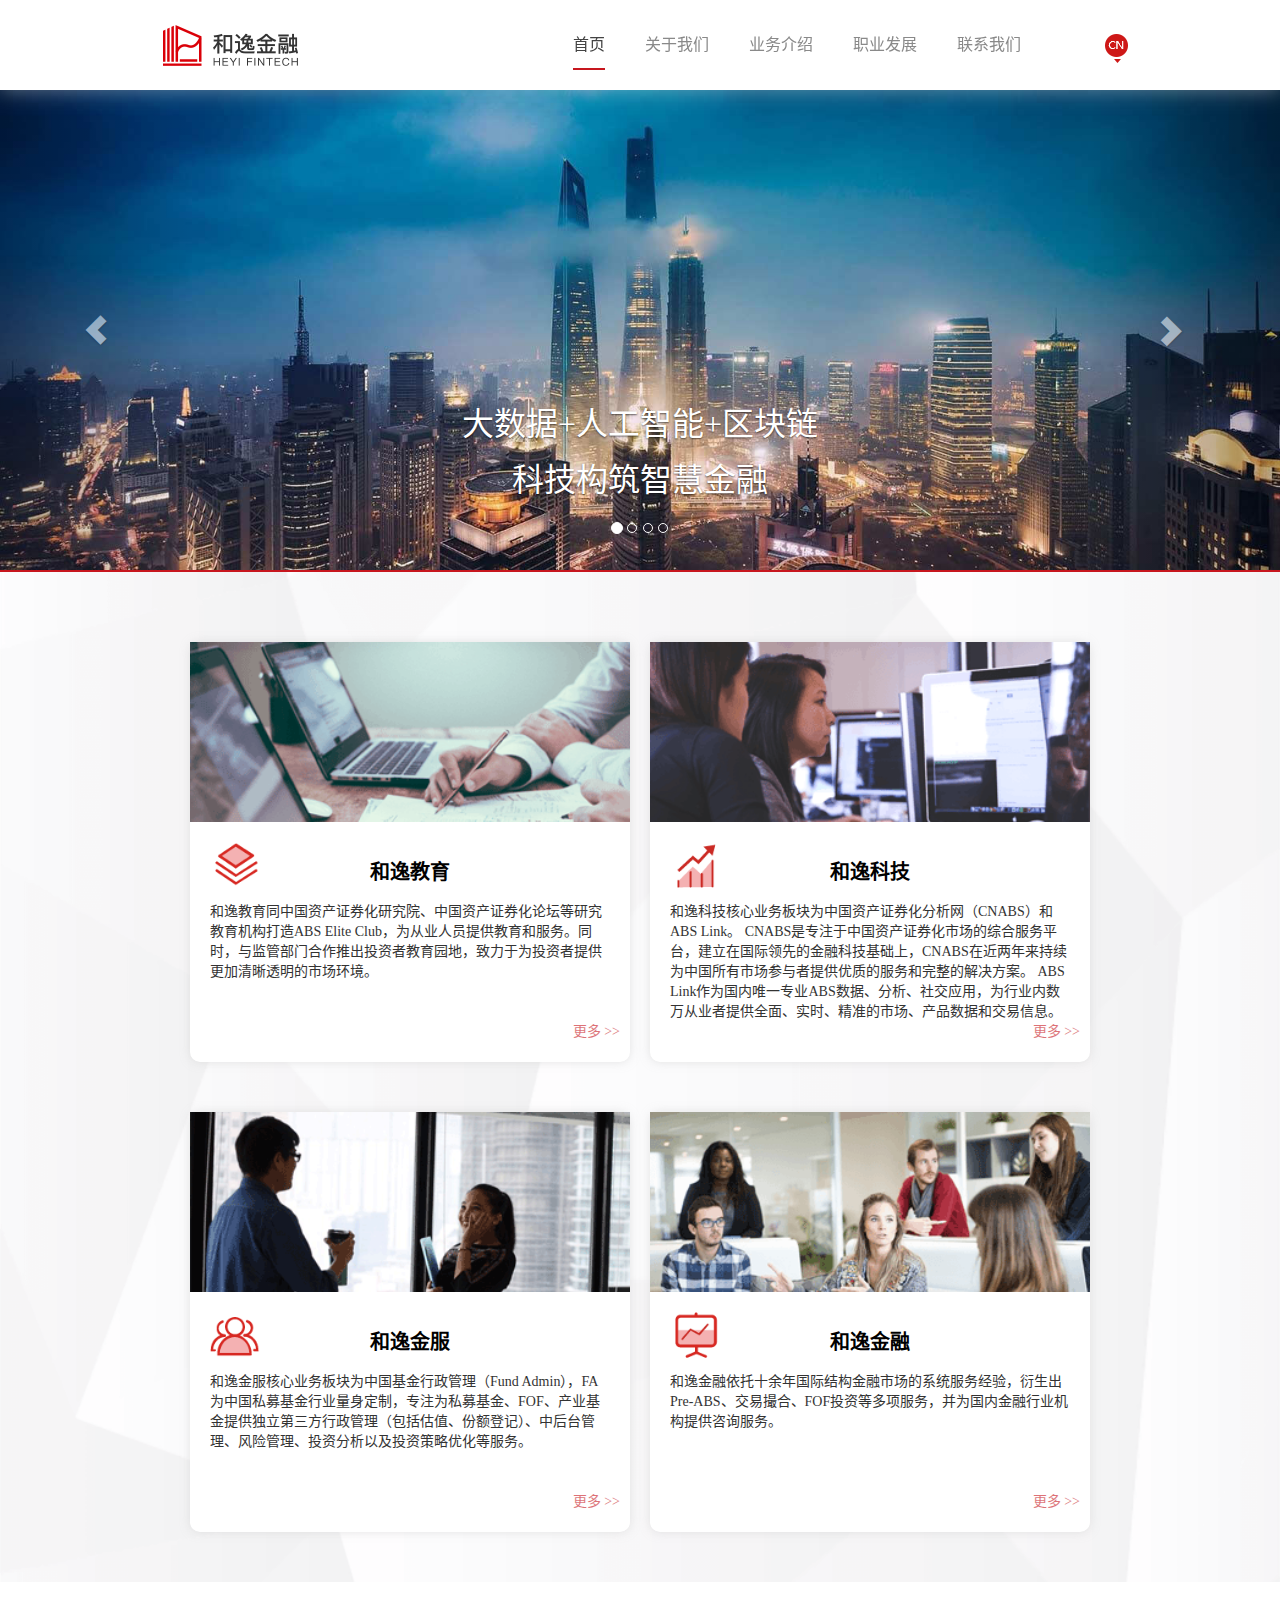
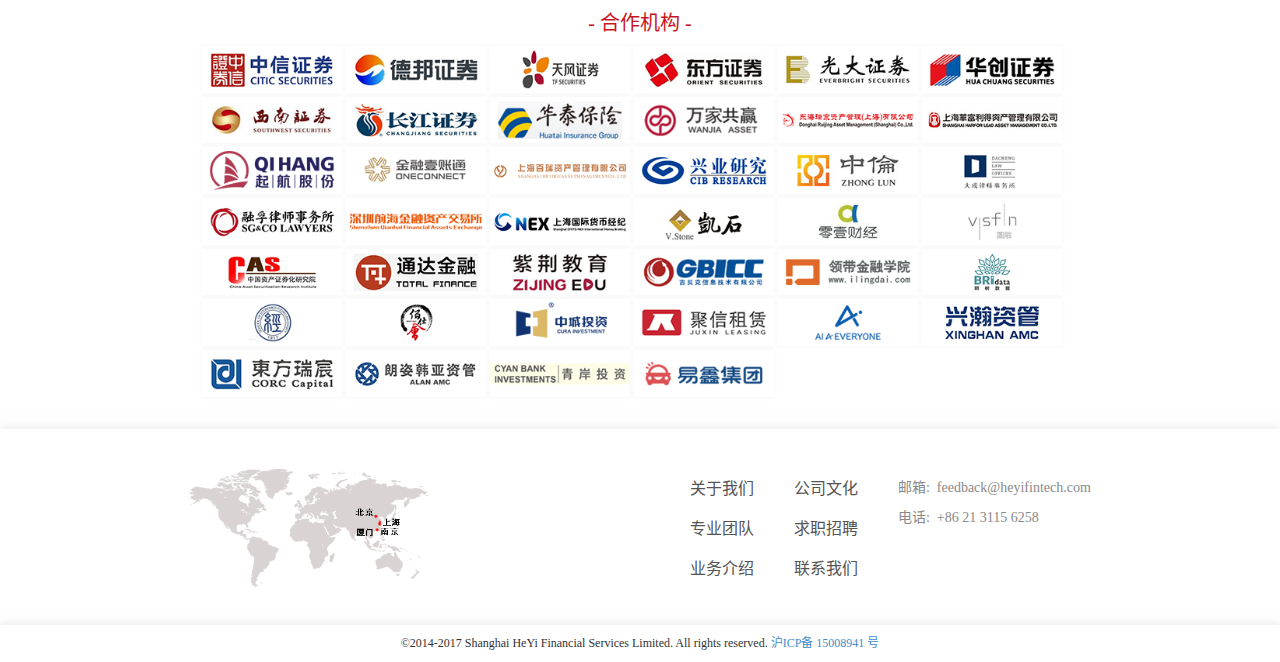
<file: index.html>
<!DOCTYPE html>
<html lang="zh-CN">
  <head>
    <meta charset="utf-8">
    <meta http-equiv="X-UA-Compatible" content="IE=edge">
    <meta name="viewport" content="width=device-width, initial-scale=1">
    <meta name="description" content="和逸金融，是以科技金融为主导的公司，主要业务板块包括中国资产证券化、基金服务、金融科技以及辅助这三大业务板块成立的中国资产证券化研究院。" />
    <meta name="keywords" content="和逸,科技,牌照,金融" />
    <meta name="author" content="HeYi"> 
    <title>上海和逸金融信息服务有限公司-首页</title>
    <!-- 框架 -->
    <link href="css/bootstrap.min.css" rel="stylesheet">
    <!-- 样式清理 -->
    <link href="css/normalize.css" rel="stylesheet">
    <!-- 通用页面样式 -->
    <link href="css/main.css" rel="stylesheet">
    <!-- 首页样式 -->
    <link href="css/index.css" rel="stylesheet">
    <!-- HTML5兼容性处理 -->
    <!-- Respond.js响应式设计>
    <!--[if lt IE 9]>
      <script src="https://oss.maxcdn.com/html5shiv/3.7.3/html5shiv.min.js"></script>
      <script src="https://oss.maxcdn.com/respond/1.4.2/respond.min.js"></script>
    <![endif]-->
    <!-- Favicons网站图标 -->
    <link rel="shortcut icon" href="img/favicon.ico"/>
    <link rel="bookmark" href="img/favicon.ico" type="image/x-icon"/>
  </head>
  <body>
    <!-- 移动端导航 -->
    <div class="mask"></div>
    <div class="sidebar">
      <ul>
        <li><a href="index.html">首页</a></li>
        <li><a href="aboutus.html">关于我们</a></li>
        <li><a href="team.html">专业团队</a></li>
		<li><a href="adviser.html">专业顾问</a></li>
        <li><a href="culture.html">公司文化</a></li>
        <li><a href="job.html">求职招聘</a></li>
        <li><a href="contactus.html">联系我们</a></li>
        <li><a href="product.html">资产证券化</a></li>
        <li><a href="product-2.html">基金服务</a></li>
        <li><a href="product-3.html">金融科技</a></li>
      </ul>
    </div>
    <!-- header顶部导航 -->
    <header>
      <div class="header-container">
        <div class="nav-box">
          <!-- logo -->
          <div class="nav-left">
            <a id="logo_top" href="#"></a>
          </div>
          <!-- memu选项 -->
          <div class="nav-mid">
            <div id="lang">
              <a href="#"></a>
            </div>
            <ul class="navbar-nav">
              <li><a class="active" href="index.html">首页</a></li>
              <li><a class="" href="aboutus.html">关于我们</a></li>
              <li><a class="" href="product.html">业务介绍</a></li>
              <li><a class="" href="culture.html">职业发展</a></li>
              <li><a class="" href="contactus.html">联系我们</a></li>
            </ul>            
          </div>
          <!-- 响应式菜单 -->
          <div class="nav-mobile-menu">
              <span class="sidebar_trigger"></span>
          </div>
        </div>
      </div>
    </header>
    <!-- banner轮播组件 -->
    <div class="banner">
      <div id="carousel-example-generic" class="carousel slide" data-ride="carousel" data-interval="5000">
        <!-- 序号组件 -->
        <ol class="carousel-indicators">
          <li data-target="#carousel-example-generic" data-slide-to="0" class="active"></li>
          <li data-target="#carousel-example-generic" data-slide-to="1"></li>
          <li data-target="#carousel-example-generic" data-slide-to="2"></li>
		      <li data-target="#carousel-example-generic" data-slide-to="3"></li>
        </ol>
        <!-- 图片组件 -->
        <div class="carousel-inner" role="listbox">
          <div class="item active">
            <img src="img/Shanghai.jpg" alt="1 slide">
            <div class="carousel-caption">
              <h1>大数据+人工智能+区块链</h1>
              <h1>科技构筑智慧金融</h1>
            </div>
          </div>
          <div class="item">
            <img src="img/Newyork.jpg" alt="2 slide">
            <div class="carousel-caption">
              <h1>科技+平台+服务</h1>
              <h1>全面打造资产证券化生态圈</h1>
            </div>
          </div>
          <div class="item">
            <img src="img/Tokyo.jpg" alt="3 slide">
            <div class="carousel-caption">
              <h1>安全+合规+高效</h1>
              <h1>专业服务基金行政管理</h1>
            </div>
          </div>
		      <div class="item">
            <img src="img/landscape.jpg" alt="4 slide">
            <div class="carousel-caption">
              <h1>发行+投资+咨询</h1>
              <h1>多维开展创新金融业务</h1>
            </div>
          </div>
        </div>
        <!-- 进退按钮 -->
        <a class="left carousel-control" href="#carousel-example-generic" role="button" data-slide="prev">
          <span class="glyphicon glyphicon-chevron-left" aria-hidden="true"></span>
          <span class="sr-only">Previous</span>
        </a>
        <a class="right carousel-control" href="#carousel-example-generic" role="button" data-slide="next">
          <span class="glyphicon glyphicon-chevron-right" aria-hidden="true"></span>
          <span class="sr-only">Next</span>
        </a>
      </div>
    </div>
    <!-- feature1内容 -->
    <div class="feature clearfix">
        <div class="feature-content">
            <div class="feature-image"">
                <a href="product.html"><img src="img/project-image.png" alt="和逸教育"></a>
            </div>
            <div class="feature-text">
                <div class="feature-text-top">
                    <span class="feature-icon-project"></span>
                    <a class="feature-title">和逸教育</a>
                </div>
                <p>和逸教育同中国资产证券化研究院、中国资产证券化论坛等研究教育机构打造ABS Elite Club，为从业人员提供教育和服务。同时，与监管部门合作推出投资者教育园地，致力于为投资者提供更加清晰透明的市场环境。</p>                             
            </div>
            <a class="feature-more" href="product.html">更多 >></a>
        </div>
        <div class="feature-content">
            <div class="feature-image"">
                <a href="product-2.html"><img src="img/team-image.png" alt="和逸科技"></a>
            </div>
            <div class="feature-text">
                <div class="feature-text-top">
                    <span class="feature-icon-team"></span>
                    <a class="feature-title">和逸科技</a>
                </div>
                <p>和逸科技核心业务板块为中国资产证券化分析网（CNABS）和ABS Link。
                  CNABS是专注于中国资产证券化市场的综合服务平台，建立在国际领先的金融科技基础上，CNABS在近两年来持续为中国所有市场参与者提供优质的服务和完整的解决方案。
                  ABS Link作为国内唯一专业ABS数据、分析、社交应用，为行业内数万从业者提供全面、实时、精准的市场、产品数据和交易信息。</p>
            </div>
            <a class="feature-more" href="product-2.html">更多 >></a> 
        </div>
    </div>
    <!-- feature2内容 -->
    <div class="feature clearfix">
      <div class="feature-content">
          <div class="feature-image"">
              <a href="product-3.html"><img src="img/dev-image.png" alt="和逸金服"></a>
          </div>
          <div class="feature-text">
              <div class="feature-text-top">
                  <span class="feature-icon-dev"></span>
                  <a class="feature-title">和逸金服</a>
              </div>
              <p>和逸金服核心业务板块为中国基金行政管理（Fund Admin），FA为中国私募基金行业量身定制，专注为私募基金、FOF、产业基金提供独立第三方行政管理（包括估值、份额登记）、中后台管理、风险管理、投资分析以及投资策略优化等服务。</p>
          </div>
          <a class="feature-more" href="product-3.html">更多 >></a>
      </div>
      <div class="feature-content">
          <div class="feature-image"">
              <a href="product-3.html"><img src="img/job-image.png" alt="和逸金融"></a>
          </div>
          <div class="feature-text">
              <div class="feature-text-top">
                  <span class="feature-icon-job"></span>
                  <a class="feature-title">和逸金融</a>
              </div>
              <p>和逸金融依托十余年国际结构金融市场的系统服务经验，衍生出Pre-ABS、交易撮合、FOF投资等多项服务，并为国内金融行业机构提供咨询服务。</p>
          </div>
          <a class="feature-more" href="product-3.html">更多 >></a>
      </div>
    </div>
  	<!-- 合作机构专区 -->
    <!-- <div class="org-container">
      <h3 style="text-align: center;font-size: 20px;">- 合作机构 -</h3>
      <div class="org-group" class="banner">
        <div id="carousel-example-generic2" class="carousel slide" data-ride="carousel" data-interval="3000">
          <ol class="carousel-indicators">
            <li data-target="#carousel-example-generic2" data-slide-to="0" class="active"></li>
            <li data-target="#carousel-example-generic2" data-slide-to="1"></li>
            <li data-target="#carousel-example-generic2" data-slide-to="2"></li>
          </ol>
          <div class="carousel-inner" role="listbox">
            <div class="item active">
              <img src="img/logo-g1.png" alt="1 slide">
            </div>
            <div class="item">
              <img src="img/logo-g2.png" alt="2 slide">
            </div>
            <div class="item">
              <img src="img/logo-g3.png" alt="3 slide">
            </div>
          </div>
          <a class="left carousel-control" href="#carousel-example-generic2" role="button" data-slide="prev">
            <span class="sr-only">Previous</span>
          </a>
          <a class="right carousel-control" href="#carousel-example-generic2" role="button" data-slide="next">
            <span class="sr-only">Next</span>
          </a>
        </div>
      </div>
    </div> -->
    <!-- 合作机构专区-2 -->
    <div id="org2" class="org-container">
      <h3 style="text-align: center;font-size: 20px;color:#c7161e">- 合作机构 -</h3>
      <div class="org-container-wap">
          <!-- 动态插入img图片 -->
      </div>
      <br>
    </div>
    <!-- footer页面底部 -->
    <footer>
       <div class="footer-box clearfix">
          <div class="footer-left">
              <span class="globle"></span>
          </div>
          <div class="footer-right">
            <div class="footer-laber">
              <ul> 
                <li><a href="aboutus.html">关于我们</a></li>
                <li><a href="team.html">专业团队</a></li>
                <li><a href="product.html">业务介绍</a></li>
              </ul>
              <ul>
                <li><a href="culture.html">公司文化</a></li>          
                <li><a href="job.html">求职招聘</a></li>
                <li><a href="contactus.html">联系我们</a></li>
              </ul>                        
              <ul>        
                <li class="footer-contact">邮箱:&nbsp feedback@heyifintech.com</li>
                <li class="footer-contact">电话:&nbsp +86 21 3115 6258</li>
              </ul>
            </div>
          </div>
        </div>
    </footer>
    <!-- 版权信息 -->
    <div class="container copy">
      <div class="row">
          <div class="col-md-12 text-center">
              <p class="copyright">©2014-2017 Shanghai HeYi Financial Services Limited. All rights reserved. <a href="http://www.miitbeian.gov.cn">沪ICP备 15008941 号</a> </p>
          </div>
      </div>
    </div>
    <!-- 返回顶部按钮 -->
    <button class="back-to-top" style="display: none;"></button>
    <!-- 框架库加载 -->
    <script src="js/jquery.min.js"></script>
    <script src="js/bootstrap.min.js"></script>
    <!-- 脚本加载 -->
    <script src="js/main.js"></script>
  </body>
</html>
</file>
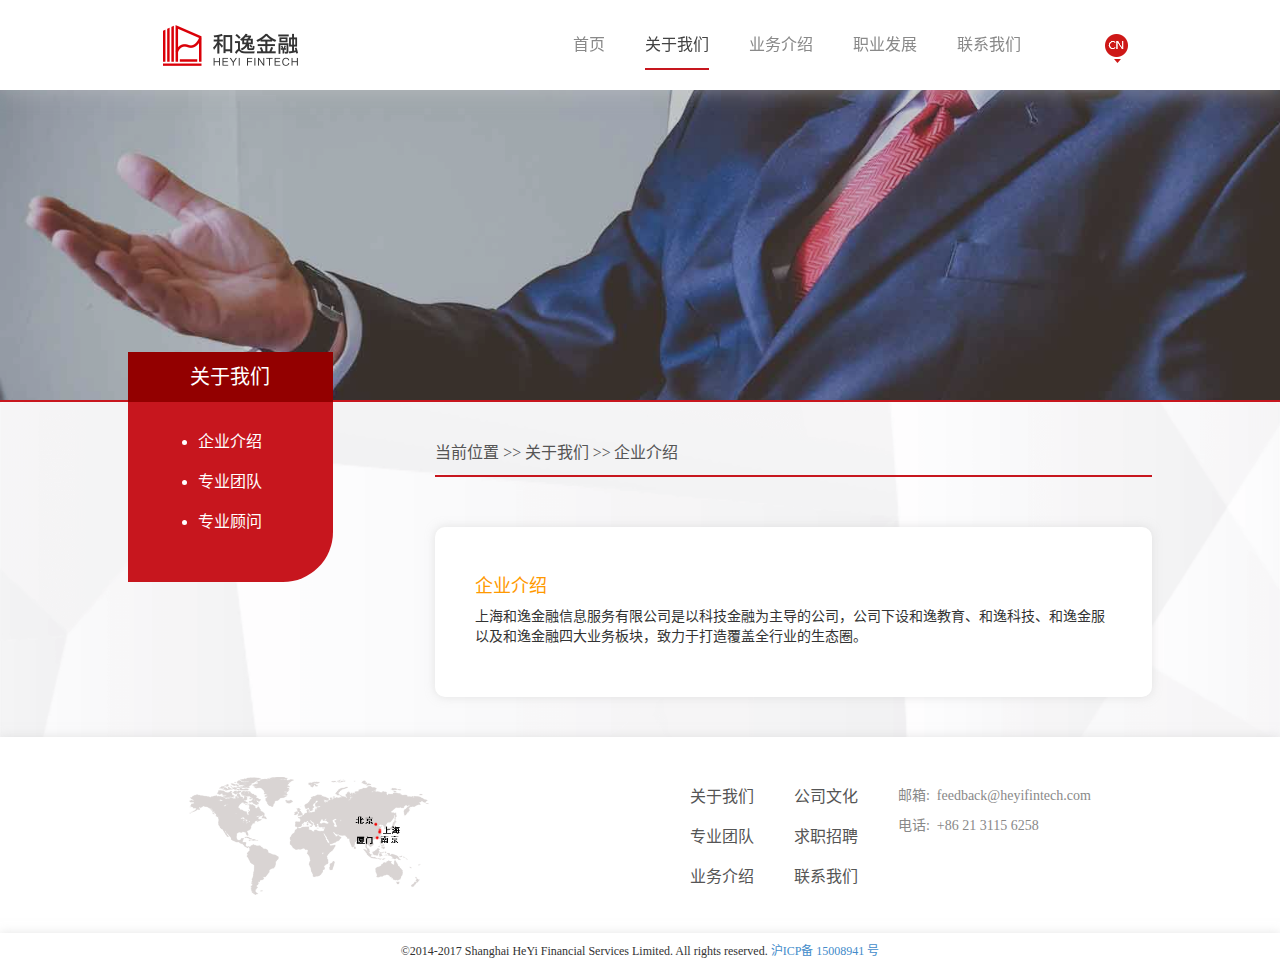
<file: aboutus.html>
<!DOCTYPE html>
<html lang="zh-CN">
  <head>
    <meta charset="utf-8">
    <meta http-equiv="X-UA-Compatible" content="IE=edge">
    <meta name="viewport" content="width=device-width, initial-scale=1">
    <meta name="description" content="和逸金融，是以科技金融为主导的公司，主要业务板块包括中国资产证券化、基金服务、金融科技以及辅助这三大业务板块成立的中国资产证券化研究院。" />
    <meta name="keywords" content="和逸,科技,牌照,金融" />
    <meta name="author" content="HeYi">
    <title>上海和逸金融信息服务有限公司-关于我们</title>
    <!-- 框架 -->
    <link href="css/bootstrap.min.css" rel="stylesheet">
    <!-- 样式清理 -->
    <link href="css/normalize.css" rel="stylesheet">
    <!-- 通用页面样式 -->
    <link href="css/main.css" rel="stylesheet">
    <link href="css/page.css" rel="stylesheet">
    <!-- HTML5兼容性处理 -->
    <!-- Respond.js响应式设计>
    <!--[if lt IE 9]>
      <script src="https://oss.maxcdn.com/html5shiv/3.7.3/html5shiv.min.js"></script>
      <script src="https://oss.maxcdn.com/respond/1.4.2/respond.min.js"></script>
    <![endif]-->
    <!-- Favicons网站图标 -->
    <link rel="shortcut icon" href="img/favicon.ico"/>
    <link rel="bookmark" href="img/favicon.ico" type="image/x-icon"/>
  </head>
  <body>
    <!-- 移动端导航 -->
    <div class="mask"></div>
    <div class="sidebar">
      <ul>
        <li><a href="index.html">首页</a></li>
        <li><a href="aboutus.html">关于我们</a></li>
        <li><a href="team.html">专业团队</a></li>
		<li><a href="adviser.html">专业顾问</a></li>
        <li><a href="culture.html">公司文化</a></li>
        <li><a href="job.html">求职招聘</a></li>
        <li><a href="contactus.html">联系我们</a></li>
        <li><a href="product.html">资产证券化</a></li>
        <li><a href="product-2.html">基金服务</a></li>
        <li><a href="product-3.html">金融科技</a></li>
      </ul>
    </div>
    <div class="main-wrapper main-wrapper-1">
    <!-- header顶部导航 -->
    <header>
      <div class="header-container">
        <div class="nav-box">
          <!-- logo -->
          <div class="nav-left">
            <a id="logo_top" href="#"></a>
          </div>
          <!-- memu选项 -->
          <div class="nav-mid">
            <div id="lang">
              <a href="#"></a>
            </div>
            <ul class="navbar-nav">
              <li><a class="" href="index.html">首页</a></li>
              <li><a class="active" href="aboutus.html">关于我们</a></li>
              <li><a class="" href="product.html">业务介绍</a></li>
              <li><a class="" href="culture.html">职业发展</a></li>
              <li><a class="" href="contactus.html">联系我们</a></li>
            </ul>            
          </div>
          <!-- 响应式菜单 -->
          <div class="nav-mobile-menu">
              <span class="sidebar_trigger"></span>
          </div>
        </div>
      </div>
    </header>
    <!-- advert组件 -->
    <div class="advert">
       <h1></h1>
       <h2></h2>
    </div>
    </div>
    <!-- section -->
    <section>
    <div class="box clearfix">
      <div class="box-left">
        <div class="title">
          <h3>关于我们</h3>
        </div>
        <ul> 
          <li><a href="aboutus.html">企业介绍</a></li>
          <li><a href="team.html">专业团队</a></li>
		  <li><a href="adviser.html">专业顾问</a></li>
        </ul>
      </div>
      <div class="box-right">
        <div class="box-right-top">
          <ul>
            <li>当前位置&nbsp>></li>
            <li>关于我们&nbsp>></li>
            <li>企业介绍</li>
          </ul>
        </div>
        <div class="box-right-mid clearfix">
          <h4>企业介绍</h4>
          <p>上海和逸金融信息服务有限公司是以科技金融为主导的公司，公司下设和逸教育、和逸科技、和逸金服以及和逸金融四大业务板块，致力于打造覆盖全行业的生态圈。</br></p>
        </div>
      </div>
    </div>
    </section>
    <!-- tips特色组件 -->
<!--     <div class="feature-tips">SAFS</div> -->
    
    <!-- footer页面底部 -->
    <footer>
       <div class="footer-box clearfix">
          <div class="footer-left">
              <span class="globle"></span>
          </div>
          <div class="footer-right">
            <div class="footer-laber">
              <ul> 
                <li><a href="aboutus.html">关于我们</a></li>
                <li><a href="team.html">专业团队</a></li>
                <li><a href="product.html">业务介绍</a></li>
              </ul>
              <ul>
                <li><a href="culture.html">公司文化</a></li>          
                <li><a href="job.html">求职招聘</a></li>
                <li><a href="contactus.html">联系我们</a></li>
              </ul>                        
              <ul>        
                <li class="footer-contact">邮箱:&nbsp feedback@heyifintech.com</li>
                <li class="footer-contact">电话:&nbsp +86 21 3115 6258</li>
              </ul>
            </div>
          </div>
        </div>
    </footer>
    <!-- 版权信息 -->
    <div class="container copy">
      <div class="row">
          <div class="col-md-12 text-center">
              <p class="copyright">©2014-2017 Shanghai HeYi Financial Services Limited. All rights reserved. <a href="http://www.miitbeian.gov.cn">沪ICP备 15008941 号</a> </p>
          </div>
      </div>
    </div>  
    <!-- 返回顶部按钮 -->
    <button class="back-to-top" style="display: none;"></button>
    <!-- 框架库加载 -->
    <script src="js/jquery.min.js"></script>
    <!-- 脚本加载 -->
    <script src="js/main.js"></script>
  </body>
</html>
</file>
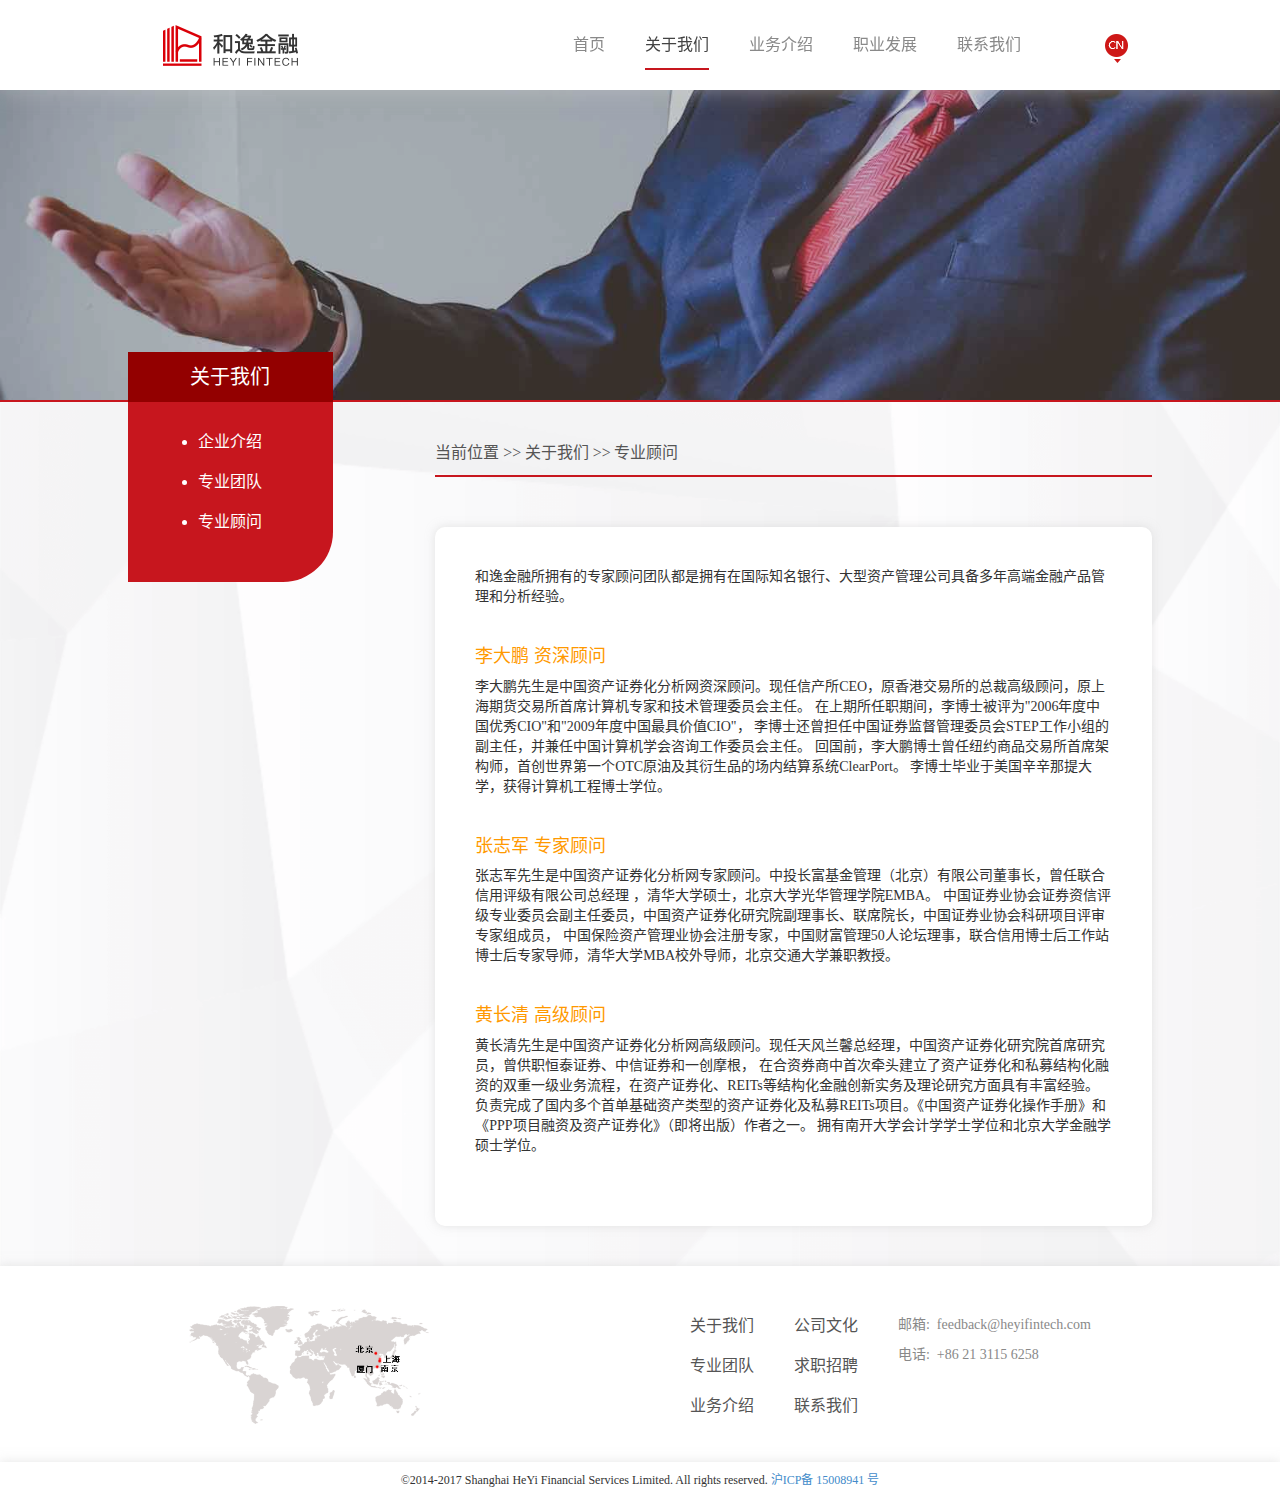
<file: adviser.html>
<!DOCTYPE html>
<html lang="zh-CN">
  <head>
    <meta charset="utf-8">
    <meta http-equiv="X-UA-Compatible" content="IE=edge">
    <meta name="viewport" content="width=device-width, initial-scale=1">
    <meta name="description" content="和逸金融，是以科技金融为主导的公司，主要业务板块包括中国资产证券化、基金服务、股权投资系统以及辅助这三大业务板块成立的中国资产证券化研究院。" />
    <meta name="keywords" content="和逸,科技,牌照,金融" />
    <meta name="author" content="HeYi"> 
    <title>上海和逸金融信息服务有限公司-专业顾问</title>
    <!-- 框架 -->
    <link href="css/bootstrap.min.css" rel="stylesheet">
    <!-- 样式清理 -->
    <link href="css/normalize.css" rel="stylesheet">
    <!-- 通用页面样式 -->
    <link href="css/main.css" rel="stylesheet">
    <link href="css/page.css" rel="stylesheet">
    <!-- HTML5兼容性处理 -->
    <!-- Respond.js响应式设计>
    <!--[if lt IE 9]>
      <script src="https://oss.maxcdn.com/html5shiv/3.7.3/html5shiv.min.js"></script>
      <script src="https://oss.maxcdn.com/respond/1.4.2/respond.min.js"></script>
    <![endif]-->
    <!-- Favicons网站图标 -->
    <link rel="shortcut icon" href="img/favicon.ico"/>
    <link rel="bookmark" href="img/favicon.ico" type="image/x-icon"/>
  </head>
  <body>
    <!-- 移动端导航 -->
    <div class="mask"></div>
    <div class="sidebar">
      <ul>
        <li><a href="index.html">首页</a></li>
        <li><a href="aboutus.html">关于我们</a></li>
        <li><a href="team.html">专业团队</a></li>
		    <li><a href="adviser.html">专业顾问</a></li>
        <li><a href="culture.html">公司文化</a></li>
        <li><a href="job.html">求职招聘</a></li>
        <li><a href="contactus.html">联系我们</a></li>
        <li><a href="product.html">中国资产证券化分析网</a></li>
        <li><a href="product-2.html">中国基金行政管理系统</a></li>
        <li><a href="product-3.html">股权投资管理系统</a></li>
      </ul>
    </div>
    <div class="main-wrapper main-wrapper-1">
    <!-- header顶部导航 -->
    <header>
      <div class="header-container">
        <div class="nav-box">
          <!-- logo -->
          <div class="nav-left">
            <a id="logo_top" href="#"></a>
          </div>
          <!-- memu选项 -->
          <div class="nav-mid">
            <div id="lang">
              <a href="#"></a>
            </div>
            <ul class="navbar-nav">
              <li><a class="" href="index.html">首页</a></li>
              <li><a class="active" href="aboutus.html">关于我们</a></li>
              <li><a class="" href="product.html">业务介绍</a></li>
              <li><a class="" href="culture.html">职业发展</a></li>
              <li><a class="" href="contactus.html">联系我们</a></li>
            </ul>            
          </div>
          <!-- 响应式菜单 -->
          <div class="nav-mobile-menu">
              <span class="sidebar_trigger"></span>
          </div>
        </div>
      </div>
    </header>
    <!-- advert组件 -->
    <div class="advert">
       <h1></h1>
       <h2></h2>
    </div>
    </div>
    <!-- section -->
    <section>
    <div class="box clearfix">
      <div class="box-left">
        <div class="title">
          <h3>关于我们</h3>
        </div>
        <ul> 
          <li><a href="aboutus.html">企业介绍</a></li>
          <li><a href="team.html">专业团队</a></li>
		  <li><a href="adviser.html">专业顾问</a></li>
        </ul>
      </div>
      <div class="box-right">
        <div class="box-right-top">
          <ul>
            <li>当前位置&nbsp>></li>
            <li>关于我们&nbsp>></li>
			<li>专业顾问</li>
          </ul>
        </div>
        <div class="box-right-mid">
          <p>和逸金融所拥有的专家顾问团队都是拥有在国际知名银行、大型资产管理公司具备多年高端金融产品管理和分析经验。</p>
          <br>
		  <!-- 第1段 -->
          <h4>李大鹏&nbsp资深顾问</h4>
          <p>李大鹏先生是中国资产证券化分析网资深顾问。现任信产所CEO，原香港交易所的总裁高级顾问，原上海期货交易所首席计算机专家和技术管理委员会主任。 在上期所任职期间，李博士被评为"2006年度中国优秀CIO"和"2009年度中国最具价值CIO"， 李博士还曾担任中国证券监督管理委员会STEP工作小组的副主任，并兼任中国计算机学会咨询工作委员会主任。 回国前，李大鹏博士曾任纽约商品交易所首席架构师，首创世界第一个OTC原油及其衍生品的场内结算系统ClearPort。 李博士毕业于美国辛辛那提大学，获得计算机工程博士学位。</p> 		  
          <br>
		  <!-- 第2段 -->
          <h4>张志军&nbsp专家顾问</h4>
          <p>张志军先生是中国资产证券化分析网专家顾问。中投长富基金管理（北京）有限公司董事长，曾任联合信用评级有限公司总经理 ，清华大学硕士，北京大学光华管理学院EMBA。 中国证券业协会证券资信评级专业委员会副主任委员，中国资产证券化研究院副理事长、联席院长，中国证券业协会科研项目评审专家组成员， 中国保险资产管理业协会注册专家，中国财富管理50人论坛理事，联合信用博士后工作站博士后专家导师，清华大学MBA校外导师，北京交通大学兼职教授。</p> 		  
          <br>
		  <!-- 第3段 -->
          <h4>黄长清&nbsp高级顾问</h4>
          <p>黄长清先生是中国资产证券化分析网高级顾问。现任天风兰馨总经理，中国资产证券化研究院首席研究员，曾供职恒泰证券、中信证券和一创摩根， 在合资券商中首次牵头建立了资产证券化和私募结构化融资的双重一级业务流程，在资产证券化、REITs等结构化金融创新实务及理论研究方面具有丰富经验。 负责完成了国内多个首单基础资产类型的资产证券化及私募REITs项目。《中国资产证券化操作手册》和《PPP项目融资及资产证券化》（即将出版）作者之一。 拥有南开大学会计学学士学位和北京大学金融学硕士学位。</p> 		  
          <br>
        </div>
      </div>
    </div>
    </section>
    <footer>
       <div class="footer-box clearfix">
          <div class="footer-left">
              <span class="globle"></span>
          </div>
          <div class="footer-right">
            <div class="footer-laber">
              <ul> 
                <li><a href="aboutus.html">关于我们</a></li>
                <li><a href="team.html">专业团队</a></li>
                <li><a href="product.html">业务介绍</a></li>
              </ul>
              <ul>
                <li><a href="culture.html">公司文化</a></li>          
                <li><a href="job.html">求职招聘</a></li>
                <li><a href="contactus.html">联系我们</a></li>
              </ul>                        
              <ul>        
                <li class="footer-contact">邮箱:&nbsp feedback@heyifintech.com</li>
                <li class="footer-contact">电话:&nbsp +86 21 3115 6258</li>
              </ul>
            </div>
          </div>
        </div>
    </footer>
    <!-- 版权信息 -->
    <div class="container copy">
      <div class="row">
          <div class="col-md-12 text-center">
              <p class="copyright">©2014-2017 Shanghai HeYi Financial Services Limited. All rights reserved. <a href="http://www.miitbeian.gov.cn">沪ICP备 15008941 号</a> </p>
          </div>
      </div>
    </div>
    <!-- 返回顶部按钮 -->
    <button class="back-to-top" style="display: none;"></button>
    <!-- 框架库加载 -->
    <script src="js/jquery.min.js"></script>
    <!-- 脚本加载 -->
    <script src="js/main.js"></script>
  </body>
</html>
</file>
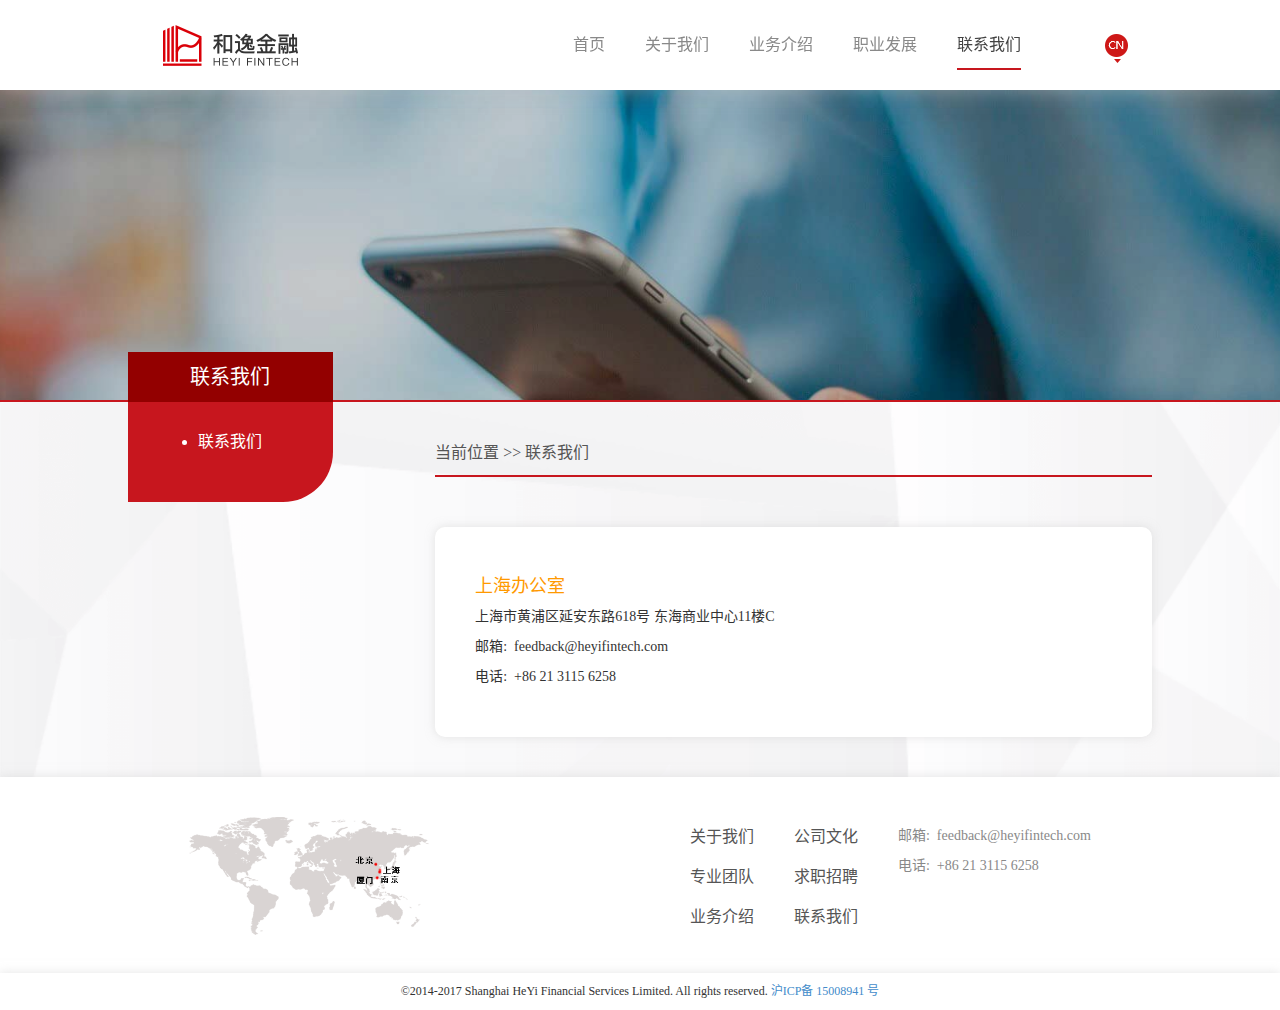
<file: contactus.html>
<!DOCTYPE html>
<html lang="zh-CN">
  <head>
    <meta charset="utf-8">
    <meta http-equiv="X-UA-Compatible" content="IE=edge">
    <meta name="viewport" content="width=device-width, initial-scale=1">
    <meta name="description" content="和逸金融，是以科技金融为主导的公司，主要业务板块包括中国资产证券化、基金服务、金融科技以及辅助这三大业务板块成立的中国资产证券化研究院。" />
    <meta name="keywords" content="和逸,科技,牌照,金融" />
    <meta name="author" content="HeYi">
    <title>上海和逸金融信息服务有限公司-联系我们</title>
    <!-- 框架 -->
    <link href="css/bootstrap.min.css" rel="stylesheet">
    <!-- 样式清理 -->
    <link href="css/normalize.css" rel="stylesheet">
    <!-- 通用页面样式 -->
    <link href="css/main.css" rel="stylesheet">
	<!-- 首页样式 -->
    <link href="css/page.css" rel="stylesheet">
    <!-- HTML5兼容性处理 -->
    <!-- Respond.js响应式设计>
    <!--[if lt IE 9]>
      <script src="https://oss.maxcdn.com/html5shiv/3.7.3/html5shiv.min.js"></script>
      <script src="https://oss.maxcdn.com/respond/1.4.2/respond.min.js"></script>
    <![endif]-->
    <!-- Favicons网站图标 -->
    <link rel="shortcut icon" href="img/favicon.ico"/>
    <link rel="bookmark" href="img/favicon.ico" type="image/x-icon"/>
  </head>
  <body>
    <!-- 移动端导航 -->
    <div class="mask"></div>
    <div class="sidebar">
      <ul>
        <li><a href="index.html">首页</a></li>
        <li><a href="aboutus.html">关于我们</a></li>
        <li><a href="team.html">专业团队</a></li>
		<li><a href="adviser.html">专业顾问</a></li>
        <li><a href="culture.html">公司文化</a></li>
        <li><a href="job.html">求职招聘</a></li>
        <li><a href="contactus.html">联系我们</a></li>
        <li><a href="product.html">资产证券化</a></li>
        <li><a href="product-2.html">基金服务</a></li>
        <li><a href="product-3.html">金融科技</a></li>
      </ul>
    </div>
    <div class="main-wrapper main-wrapper-4">
      <!-- header顶部导航 -->
      <header>
        <div class="header-container">
          <div class="nav-box">
            <!-- logo -->
            <div class="nav-left">
              <a id="logo_top" href="#"></a>
            </div>
            <!-- memu选项 -->
            <div class="nav-mid">
              <div id="lang">
                <a href="#"></a>
              </div>
              <ul class="navbar-nav">
                <li><a class="" href="index.html">首页</a></li>
                <li><a class="" href="aboutus.html">关于我们</a></li>
                <li><a class="" href="product.html">业务介绍</a></li>
                <li><a class="" href="culture.html">职业发展</a></li>
                <li><a class="active" href="contactus.html">联系我们</a></li>
              </ul>            
            </div>
            <!-- 响应式菜单 -->
            <div class="nav-mobile-menu">
                <span class="sidebar_trigger"></span>
            </div>
          </div>
        </div>
      </header>
      <!-- advert组件 -->
      <div class="advert">
         <h1></h1>
         <h2></h2>
      </div>
    </div>
    <!-- section -->
    <section>
    <div class="box clearfix">
      <div class="box-left">
        <div class="title">
          <h3>联系我们</h3>
        </div>
        <ul>  
          <li><a href="contactus.html">联系我们</a></li>
        </ul>
      </div>
      <div class="box-right">
        <div class="box-right-top">
          <ul>
            <li>当前位置&nbsp>></li>
            <li>联系我们</li>
          </ul>
        </div>
        <div class="box-right-mid clearfix">
            <div class="box-contact">
              <h4>上海办公室</h4>
              <p>上海市黄浦区延安东路618号 东海商业中心11楼C</p>
              <p>邮箱:&nbsp feedback@heyifintech.com</p>
              <p>电话:&nbsp +86 21 3115 6258</p>
            </div>
        </div>
      </div>
    </div>
    </section> 
    <!-- footer页面底部 -->
    <footer>
       <div class="footer-box clearfix">
          <div class="footer-left">
              <span class="globle"></span>
          </div>
          <div class="footer-right">
            <div class="footer-laber">
              <ul> 
                <li><a href="aboutus.html">关于我们</a></li>
                <li><a href="team.html">专业团队</a></li>
                <li><a href="product.html">业务介绍</a></li>
              </ul>
              <ul>
                <li><a href="culture.html">公司文化</a></li>          
                <li><a href="job.html">求职招聘</a></li>
                <li><a href="contactus.html">联系我们</a></li>
              </ul>                        
              <ul>        
               <li class="footer-contact">邮箱:&nbsp feedback@heyifintech.com</li>
                <li class="footer-contact">电话:&nbsp +86 21 3115 6258</li>
              </ul>
            </div>
          </div>
        </div>
    </footer>
    <!-- 版权信息 -->
    <div class="container copy">
      <div class="row">
          <div class="col-md-12 text-center">
              <p class="copyright">©2014-2017 Shanghai HeYi Financial Services Limited. All rights reserved. <a href="http://www.miitbeian.gov.cn">沪ICP备 15008941 号</a> </p>
          </div>
      </div>
    </div>
    <!-- 返回顶部按钮 -->
    <button class="back-to-top" style="display: none;"></button>
    <!-- 框架库加载 -->
    <script src="js/jquery.min.js"></script>
    <!-- 脚本加载 -->
    <script src="js/main.js"></script>    
  </body>
</html>
</file>
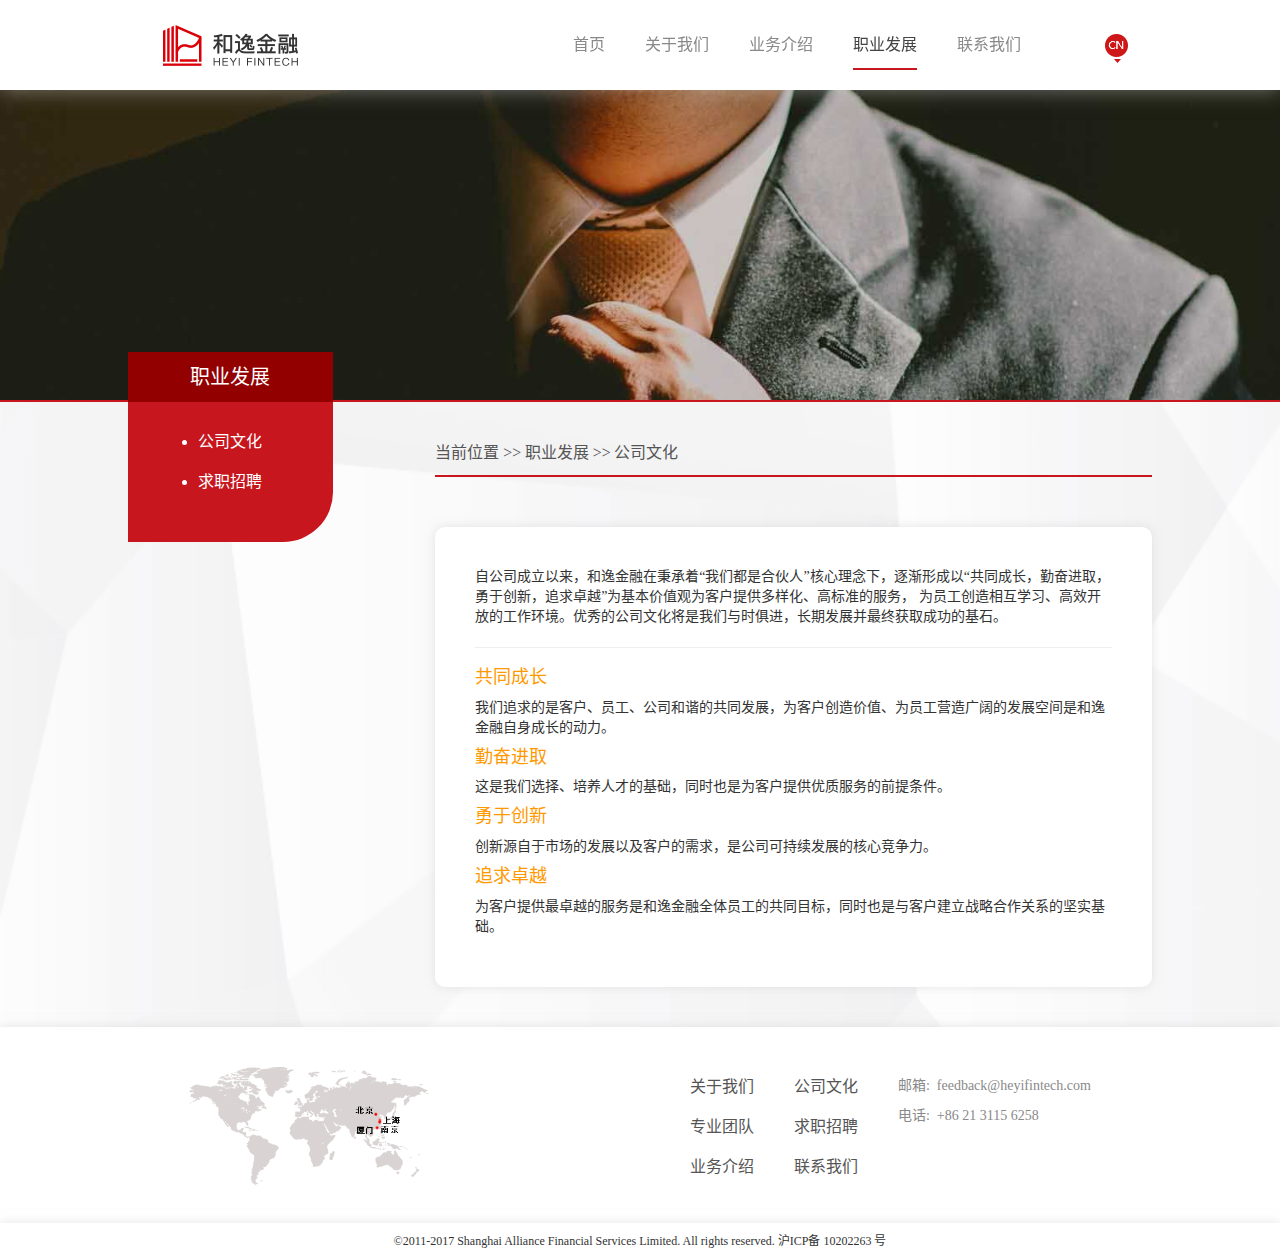
<file: culture.html>
<!DOCTYPE html>
<html lang="zh-CN">
  <head>
    <meta charset="utf-8">
    <meta http-equiv="X-UA-Compatible" content="IE=edge">
    <meta name="viewport" content="width=device-width, initial-scale=1">
    <meta name="description" content="和逸金融，是以科技金融为主导的公司，主要业务板块包括中国资产证券化、基金服务、金融科技以及辅助这三大业务板块成立的中国资产证券化研究院。" />
    <meta name="keywords" content="和逸,科技,牌照,金融" />
    <meta name="author" content="HeYi">
    <title>上海和逸金融信息服务有限公司-公司文化</title>
    <!-- 框架 -->
    <link href="css/bootstrap.min.css" rel="stylesheet">
    <!-- 样式清理 -->
    <link href="css/normalize.css" rel="stylesheet">
    <!-- 通用页面样式 -->
    <link href="css/main.css" rel="stylesheet">
    <link href="css/page.css" rel="stylesheet">
    <!-- HTML5兼容性处理 -->
    <!-- Respond.js响应式设计>
    <!--[if lt IE 9]>
      <script src="https://oss.maxcdn.com/html5shiv/3.7.3/html5shiv.min.js"></script>
      <script src="https://oss.maxcdn.com/respond/1.4.2/respond.min.js"></script>
    <![endif]-->
    <!-- Favicons网站图标 -->
    <link rel="shortcut icon" href="img/favicon.ico"/>
    <link rel="bookmark" href="img/favicon.ico" type="image/x-icon"/>
  </head>
  <body>
    <!-- 移动端导航 -->
    <div class="mask"></div>
    <div class="sidebar">
      <ul>
        <li><a href="index.html">首页</a></li>
        <li><a href="aboutus.html">关于我们</a></li>
        <li><a href="team.html">专业团队</a></li>
		<li><a href="adviser.html">专业顾问</a></li>
        <li><a href="culture.html">公司文化</a></li>
        <li><a href="job.html">求职招聘</a></li>
        <li><a href="contactus.html">联系我们</a></li>
        <li><a href="product.html">资产证券化</a></li>
        <li><a href="product-2.html">基金服务</a></li>
        <li><a href="product-3.html">金融科技</a></li>
      </ul>
    </div>
    <div class="main-wrapper main-wrapper-3">
    <!-- header顶部导航 -->
    <header>
      <div class="header-container">
        <div class="nav-box">
          <!-- logo -->
          <div class="nav-left">
            <a id="logo_top" href="#"></a>
          </div>
          <!-- memu选项 -->
          <div class="nav-mid">
            <div id="lang">
              <a href="#"></a>
            </div>
            <ul class="navbar-nav">
              <li><a class="" href="index.html">首页</a></li>
              <li><a class="" href="aboutus.html">关于我们</a></li>
              <li><a class="" href="product.html">业务介绍</a></li>
              <li><a class="active" href="culture.html">职业发展</a></li>
              <li><a class="" href="contactus.html">联系我们</a></li>
            </ul>            
          </div>
          <!-- 响应式菜单 -->
          <div class="nav-mobile-menu">
              <span class="sidebar_trigger"></span>
          </div>
        </div>
      </div>
    </header>
    <!-- advert组件 -->
    <div class="advert">
       <h1></h1>
       <h2></h2>
    </div>
    </div>
    <!-- section -->
    <section>
    <div class="box clearfix">
      <div class="box-left">
        <div class="title">
          <h3>职业发展</h3>
        </div>
        <ul>  
          <li><a href="culture.html">公司文化</a></li>
          <li><a href="job.html">求职招聘</a></li>
        </ul>
      </div>
      <div class="box-right">
        <div class="box-right-top">
          <ul>
            <li>当前位置&nbsp>></li>
            <li>职业发展&nbsp>></li>
            <li>公司文化</li>
          </ul>
        </div>
        <div class="box-right-mid">
            <!-- <div class="box-img">
              <span class="gswh"></span>
            </div>
            <hr> -->
            <p>自公司成立以来，和逸金融在秉承着“我们都是合伙人”核心理念下，逐渐形成以“共同成长，勤奋进取，勇于创新，追求卓越”为基本价值观为客户提供多样化、高标准的服务， 为员工创造相互学习、高效开放的工作环境。优秀的公司文化将是我们与时俱进，长期发展并最终获取成功的基石。</p>
            <hr>
            <!-- 第1段 -->
            <h4>共同成长</h4>
            <p>我们追求的是客户、员工、公司和谐的共同发展，为客户创造价值、为员工营造广阔的发展空间是和逸金融自身成长的动力。</p>
            <!-- 第2段 -->
            <h4>勤奋进取</h4>
            <p>这是我们选择、培养人才的基础，同时也是为客户提供优质服务的前提条件。</p>
            <!-- 第3段 -->
            <h4>勇于创新</h4>
            <p>创新源自于市场的发展以及客户的需求，是公司可持续发展的核心竞争力。</p>
            <!-- 第4段 -->
            <h4>追求卓越</h4>
            <p>为客户提供最卓越的服务是和逸金融全体员工的共同目标，同时也是与客户建立战略合作关系的坚实基础。</p>
        </div>
      </div>
    </div>
    </section>
    <!-- tips特色组件 -->
<!--     <div class="feature-tips">SAFS</div> -->
    
    <!-- footer页面底部 -->
    <footer>
       <div class="footer-box clearfix">
          <div class="footer-left">
              <span class="globle"></span>
          </div>
          <div class="footer-right">
            <div class="footer-laber">
              <ul> 
                <li><a href="aboutus.html">关于我们</a></li>
                <li><a href="team.html">专业团队</a></li>
                <li><a href="product.html">业务介绍</a></li>
              </ul>
              <ul>
                <li><a href="culture.html">公司文化</a></li>          
                <li><a href="job.html">求职招聘</a></li>
                <li><a href="contactus.html">联系我们</a></li>
              </ul>                        
              <ul>        
                <li class="footer-contact">邮箱:&nbsp feedback@heyifintech.com</li>
                <li class="footer-contact">电话:&nbsp +86 21 3115 6258</li>
              </ul>
            </div>
          </div>
        </div>
    </footer>
    <!-- 版权信息 -->
    <div class="container copy">
      <div class="row">
          <div class="col-md-12 text-center">
              <p class="copyright">©2011-2017 Shanghai Alliance Financial Services Limited. All rights reserved. 沪ICP备 10202263 号 </p>
          </div>
      </div>
    </div>
    <!-- 返回顶部按钮 -->
    <button class="back-to-top" style="display: none;"></button>
    <!-- 框架库加载 -->
    <script src="js/jquery.min.js"></script>
    <!-- 脚本加载 -->
    <script src="js/main.js"></script>
  </body>
</html>
</file>
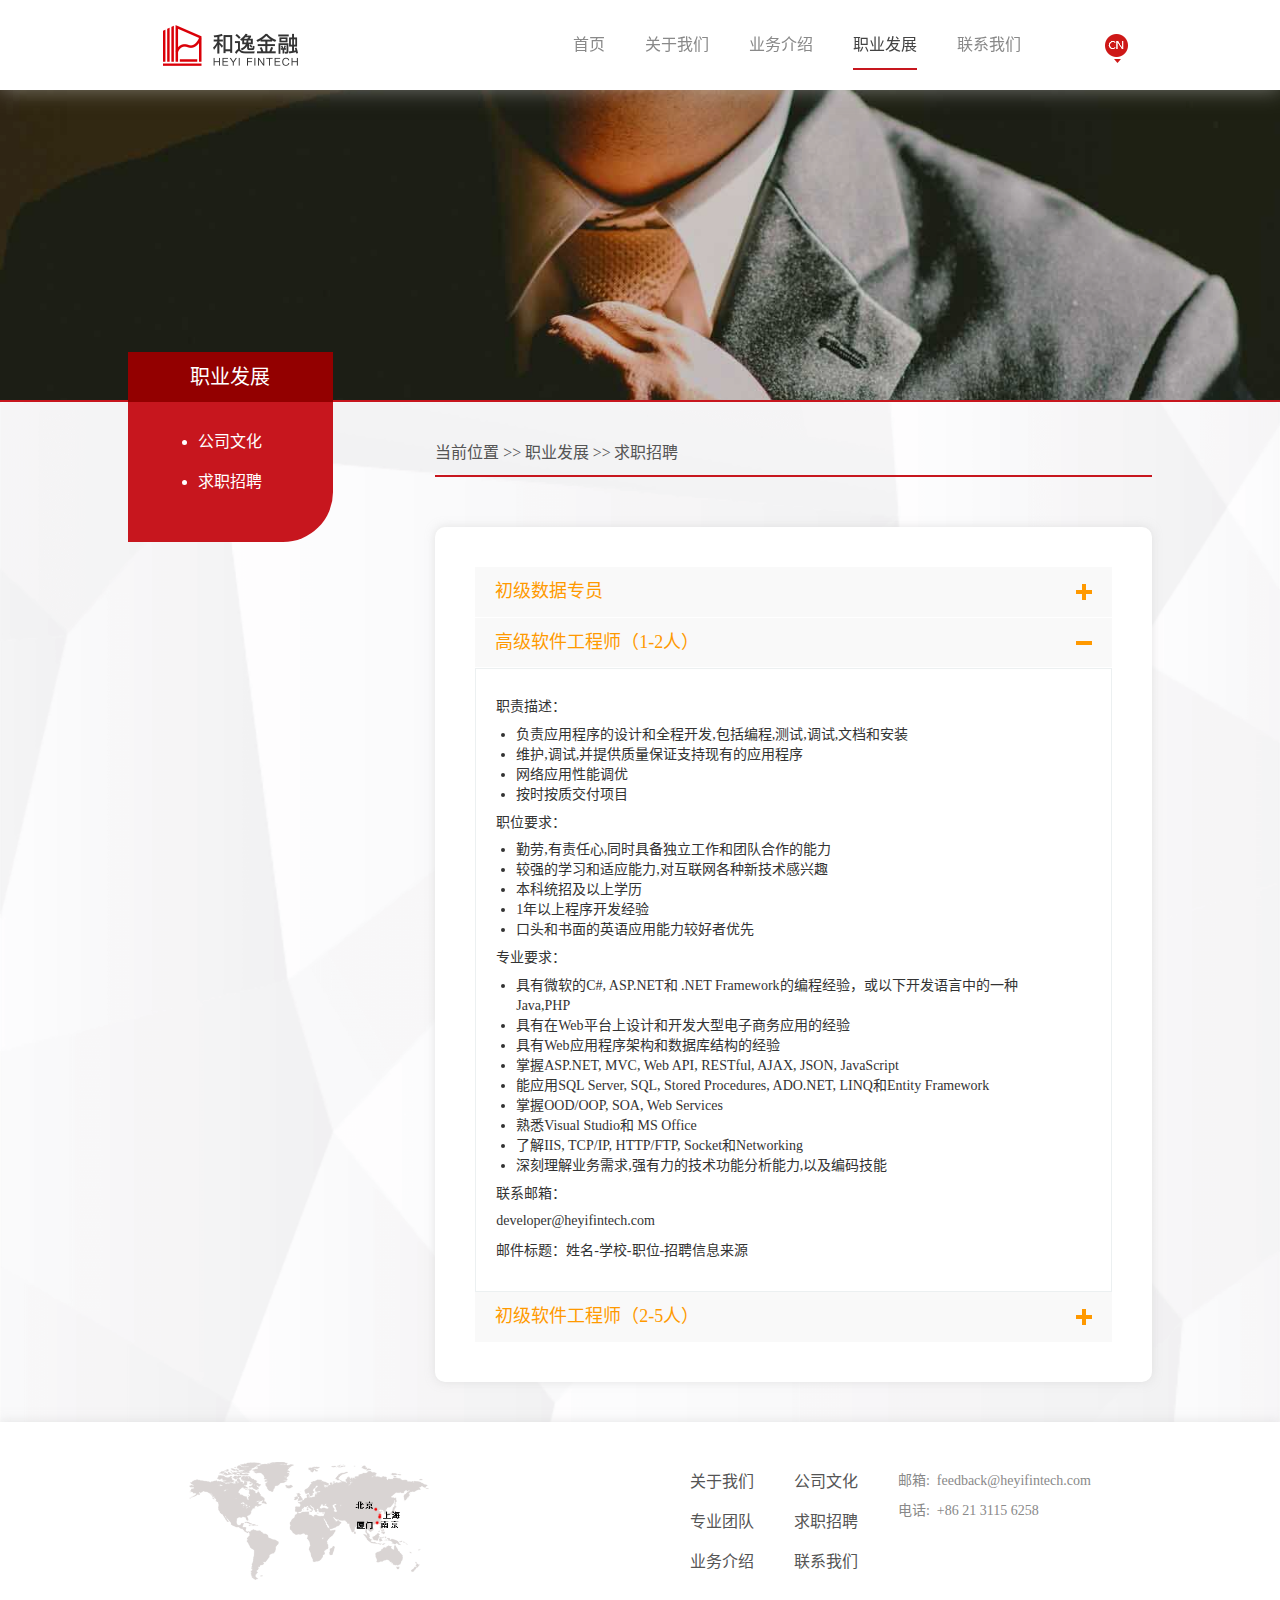
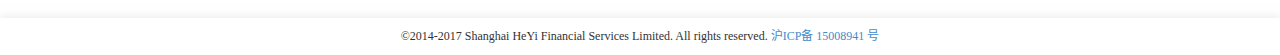
<file: job.html>
<!DOCTYPE html>
<html lang="zh-CN">
  <head>
    <meta charset="utf-8">
    <meta http-equiv="X-UA-Compatible" content="IE=edge">
    <meta name="viewport" content="width=device-width, initial-scale=1">
    <meta name="description" content="和逸金融，是以科技金融为主导的公司，主要业务板块包括中国资产证券化、基金服务、金融科技以及辅助这三大业务板块成立的中国资产证券化研究院。" />
    <meta name="keywords" content="和逸,科技,牌照,金融" />
    <meta name="author" content="HeYi"> 
    <title>上海和逸金融信息服务有限公司-求职招聘</title>
    <!-- 框架 -->
    <link href="css/bootstrap.min.css" rel="stylesheet">
    <!-- 样式清理 -->
    <link href="css/normalize.css" rel="stylesheet">
    <!-- 通用页面样式 -->
    <link href="css/main.css" rel="stylesheet">
    <link href="css/page.css" rel="stylesheet">
    <link href="css/accordion.css" rel="stylesheet">
    <!-- HTML5兼容性处理 -->
    <!-- Respond.js响应式设计>
    <!--[if lt IE 9]>
      <script src="https://oss.maxcdn.com/html5shiv/3.7.3/html5shiv.min.js"></script>
      <script src="https://oss.maxcdn.com/respond/1.4.2/respond.min.js"></script>
    <![endif]-->
    <!-- Favicons网站图标 -->
    <link rel="shortcut icon" href="img/favicon.ico"/>
    <link rel="bookmark" href="img/favicon.ico" type="image/x-icon"/>
  </head>
  <body>
    <!-- 移动端导航 -->
    <div class="mask"></div>
    <div class="sidebar">
      <ul>
        <li><a href="index.html">首页</a></li>
        <li><a href="aboutus.html">关于我们</a></li>
        <li><a href="team.html">专业团队</a></li>
		<li><a href="adviser.html">专业顾问</a></li>
        <li><a href="culture.html">公司文化</a></li>
        <li><a href="job.html">求职招聘</a></li>
        <li><a href="contactus.html">联系我们</a></li>
        <li><a href="product.html">资产证券化</a></li>
        <li><a href="product-2.html">基金服务</a></li>
        <li><a href="product-3.html">金融科技</a></li>
      </ul>
    </div>
    <div class="main-wrapper main-wrapper-3">
    <!-- header顶部导航 -->
    <header>
      <div class="header-container">
        <div class="nav-box">
          <!-- logo -->
          <div class="nav-left">
            <a id="logo_top" href="#"></a>
          </div>
          <!-- memu选项 -->
          <div class="nav-mid">
            <div id="lang">
              <a href="#"></a>
            </div>
            <ul class="navbar-nav">
              <li><a class="" href="index.html">首页</a></li>
              <li><a class="" href="aboutus.html">关于我们</a></li>
              <li><a class="" href="product.html">业务介绍</a></li>
              <li><a class="active" href="culture.html">职业发展</a></li>
              <li><a class="" href="contactus.html">联系我们</a></li>
            </ul>            
          </div>
          <!-- 响应式菜单 -->
          <div class="nav-mobile-menu">
              <span class="sidebar_trigger"></span>
          </div>
        </div>
      </div>
    </header>
    <!-- advert组件 -->
    <div class="advert">
       <h1></h1>
       <h2></h2>
    </div>
    </div>
    <!-- section -->
    <section>
    <div class="box clearfix">
      <div class="box-left">
        <div class="title">
          <h3>职业发展</h3>
        </div>
        <ul>  
          <li><a href="culture.html">公司文化</a></li>
          <li><a href="job.html">求职招聘</a></li>
        </ul>
      </div>
      <div class="box-right">
        <div class="box-right-top">
          <ul>
            <li>当前位置&nbsp>></li>
            <li>职业发展&nbsp>></li>
            <li>求职招聘</li>
          </ul>
        </div>
        <div class="box-right-mid">
          <div class="box-accordion">
             <div class="bellows single">                 
                 <div class="bellows__item">
                     <div class="bellows__header">
                         <h4>初级数据专员</h4>
                     </div>
                     <div class="bellows__content-wrapper" id="bellows_1">
                         <div class="bellows__content">
                             <h5>职责描述：</h5>
                             <p>初级数据专员将在数据分析师的指导下，根据项目的要求和进度进行项目相关的材料及数据的收集、整理和分析。</p>
                             <h5>职位要求：</h5>
                             <ul>
                                 <li>大学以上学历，工作经验少于一年</li>
                                 <li>工作耐心细致，积极主动，责任心强</li>
                                 <li>仅限于非金融类相关专业</li>
                                 <li>熟练使用日常办公软件，拥有英语证书者优先</li>
                             </ul>
                             <h5>联系邮箱：</h5>
                             <p>recruiting@heyifintech.com </p>
                             <p>邮件标题：姓名-学校-职位-招聘信息来源</p>
                         </div>
                     </div>
                 </div>
                 <div class="bellows__item bellows--is-open">
                     <div class="bellows__header">
                         <h4>高级软件工程师（1-2人）</h4>
                     </div>
                     <div class="bellows__content-wrapper" id="bellows_5">
                         <div class="bellows__content">
                             <h5>职责描述：</h5>
                             <ul>
                                 <li>负责应用程序的设计和全程开发,包括编程,测试,调试,文档和安装</li>
                                 <li>维护,调试,并提供质量保证支持现有的应用程序</li>
                                 <li>网络应用性能调优</li>
                                 <li>按时按质交付项目</li>
                             </ul>
                             <h5>职位要求：</h5>
                             <ul>
                                 <li>勤劳,有责任心,同时具备独立工作和团队合作的能力</li>
                                 <li>较强的学习和适应能力,对互联网各种新技术感兴趣</li>
                                 <li>本科统招及以上学历</li>
                                 <li>1年以上程序开发经验</li>
                                 <li>口头和书面的英语应用能力较好者优先</li>
                             </ul>
                             <h5>专业要求：</h5>
                             <ul>
                                 <li>具有微软的C#, ASP.NET和 .NET Framework的编程经验，或以下开发语言中的一种Java,PHP</li>
                                 <li>具有在Web平台上设计和开发大型电子商务应用的经验</li>
                                 <li>具有Web应用程序架构和数据库结构的经验</li>
                                 <li>掌握ASP.NET, MVC, Web API, RESTful, AJAX, JSON, JavaScript</li>
                                 <li>能应用SQL Server, SQL, Stored Procedures, ADO.NET, LINQ和Entity Framework</li>
                                 <li>掌握OOD/OOP, SOA, Web Services</li>
                                 <li>熟悉Visual Studio和 MS Office</li>
                                 <li>了解IIS, TCP/IP, HTTP/FTP, Socket和Networking</li>
                                 <li>深刻理解业务需求,强有力的技术功能分析能力,以及编码技能</li>
                             </ul>
                             <h5>联系邮箱：</h5>
                             <p>developer@heyifintech.com </p>
                             <p>邮件标题：姓名-学校-职位-招聘信息来源</p>
                         </div>
                     </div>
                 </div>
                 <div class="bellows__item">
                     <div class="bellows__header">
                         <h4>初级软件工程师（2-5人）</h4>
                     </div>
                     <div class="bellows__content-wrapper" id="bellows_6">
                         <div class="bellows__content">
                             <h5>职责描述：</h5>
                             <ul>
                                 <li>核心新一代金融信息系统开发与测试</li>
                                 <li>系统文档撰写</li>
                             </ul>
                             <h5>职位要求：</h5>
                             <ul>
                                 <li>精通面向对象开发原理</li>
                                 <li>掌握至少一门面向对象开发语言</li>
                                 <li>熟悉数据结构，掌握基本算法</li>
                                 <li>熟悉软件工程的基本规范及各类文档的书写</li>
                                 <li>本科统招及以上学历</li>
                                 <li>口头和书面的英语应用能力较好者优先</li>
                             </ul>
                             <h5>联系邮箱：</h5>
                             <p>developer@heyifintech.com </p>
                             <p>邮件标题：姓名-学校-职位-招聘信息来源</p>
                         </div>
                     </div>
                 </div>      
             </div>
          </div>
        </div>
      </div>
    </div>
    </section>
    <footer>
       <div class="footer-box clearfix">
          <div class="footer-left">
              <span class="globle"></span>
          </div>
          <div class="footer-right">
            <div class="footer-laber">
              <ul> 
                <li><a href="aboutus.html">关于我们</a></li>
                <li><a href="team.html">专业团队</a></li>
                <li><a href="product.html">业务介绍</a></li>
              </ul>
              <ul>
                <li><a href="culture.html">公司文化</a></li>          
                <li><a href="job.html">求职招聘</a></li>
                <li><a href="contactus.html">联系我们</a></li>
              </ul>                        
              <ul>        
                <li class="footer-contact">邮箱:&nbsp feedback@heyifintech.com</li>
                <li class="footer-contact">电话:&nbsp +86 21 3115 6258</li>
              </ul>
            </div>
          </div>
        </div>
    </footer>
    <!-- 版权信息 -->
    <div class="container copy">
      <div class="row">
          <div class="col-md-12 text-center">
              <p class="copyright">©2014-2017 Shanghai HeYi Financial Services Limited. All rights reserved. <a href="http://www.miitbeian.gov.cn">沪ICP备 15008941 号</a> </p>
          </div>
      </div>
    </div>
    <!-- 返回顶部按钮 -->
    <button class="back-to-top" style="display: none;"></button>
    <!-- 框架库加载 -->
    <script src="js/jquery.min.js"></script>
    <!-- 脚本加载 -->
    <script src="js/main.js"></script>
  </body>
</html>
</file>
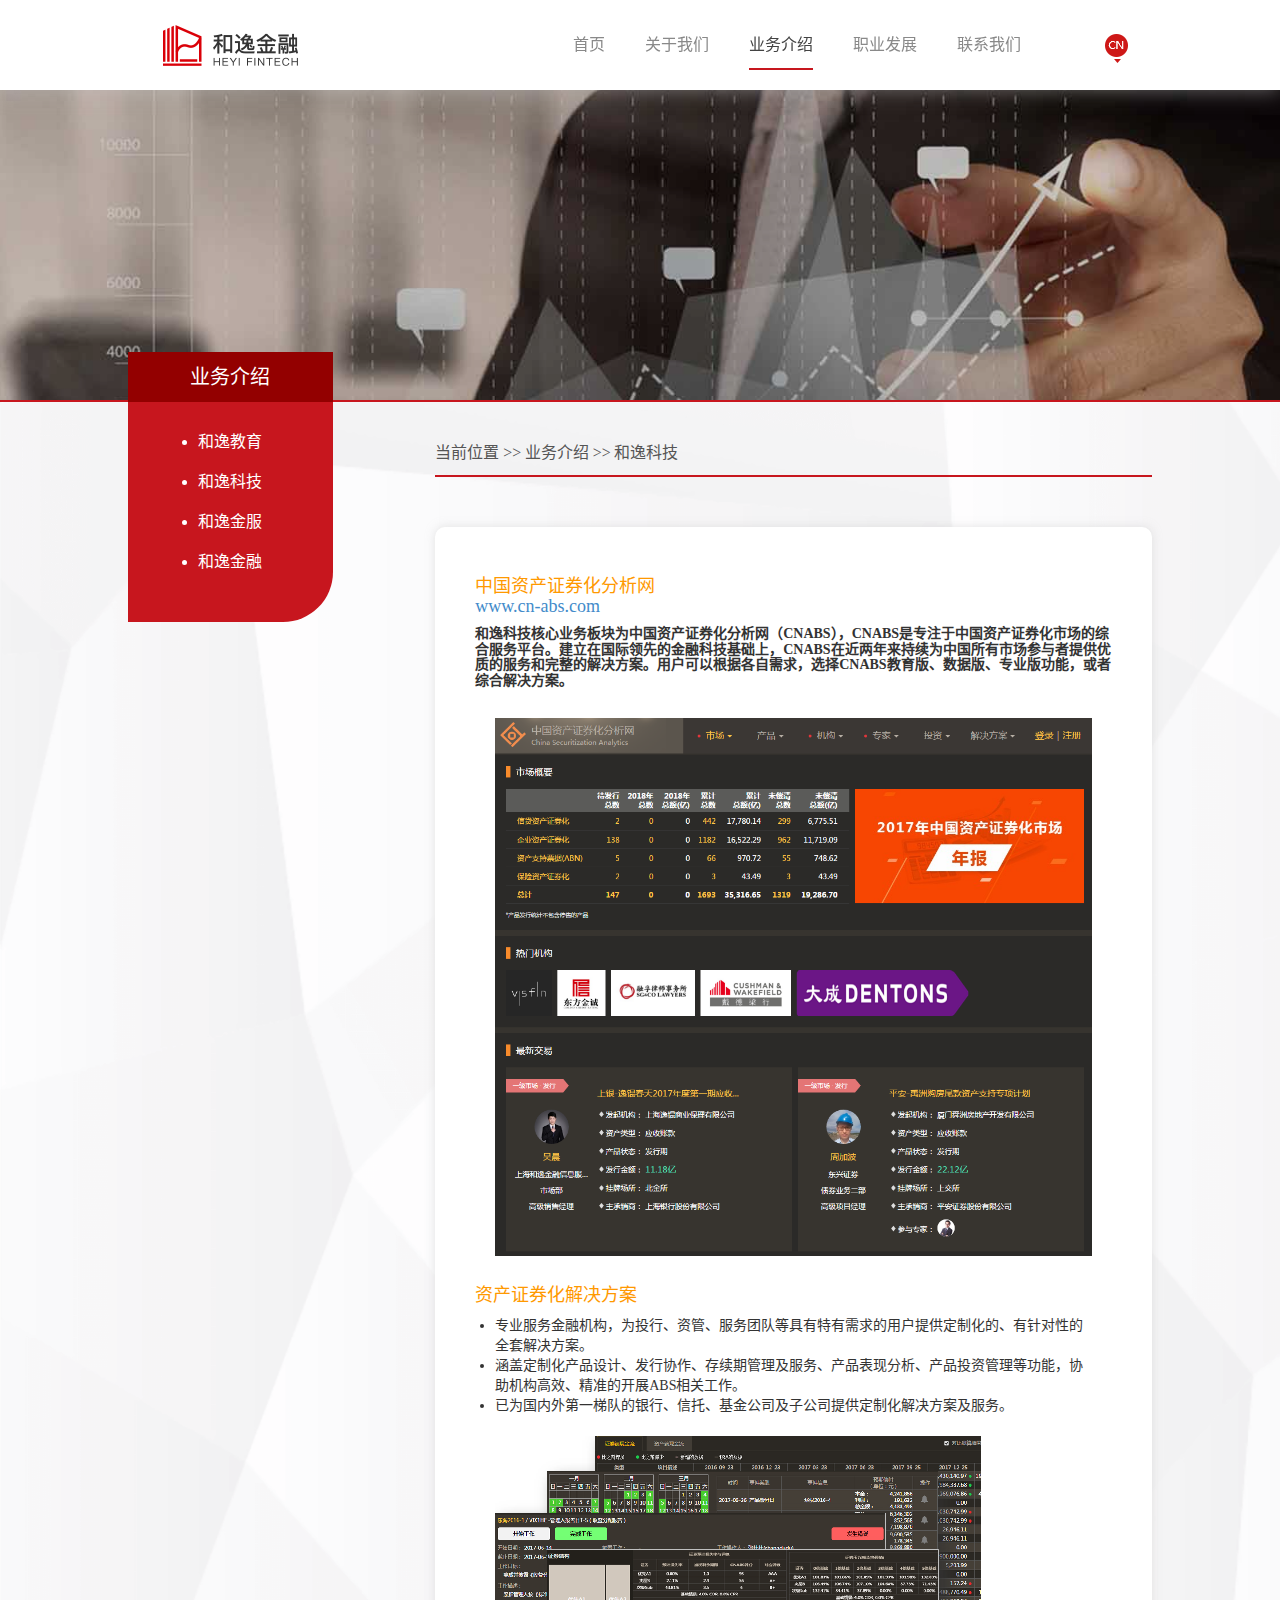
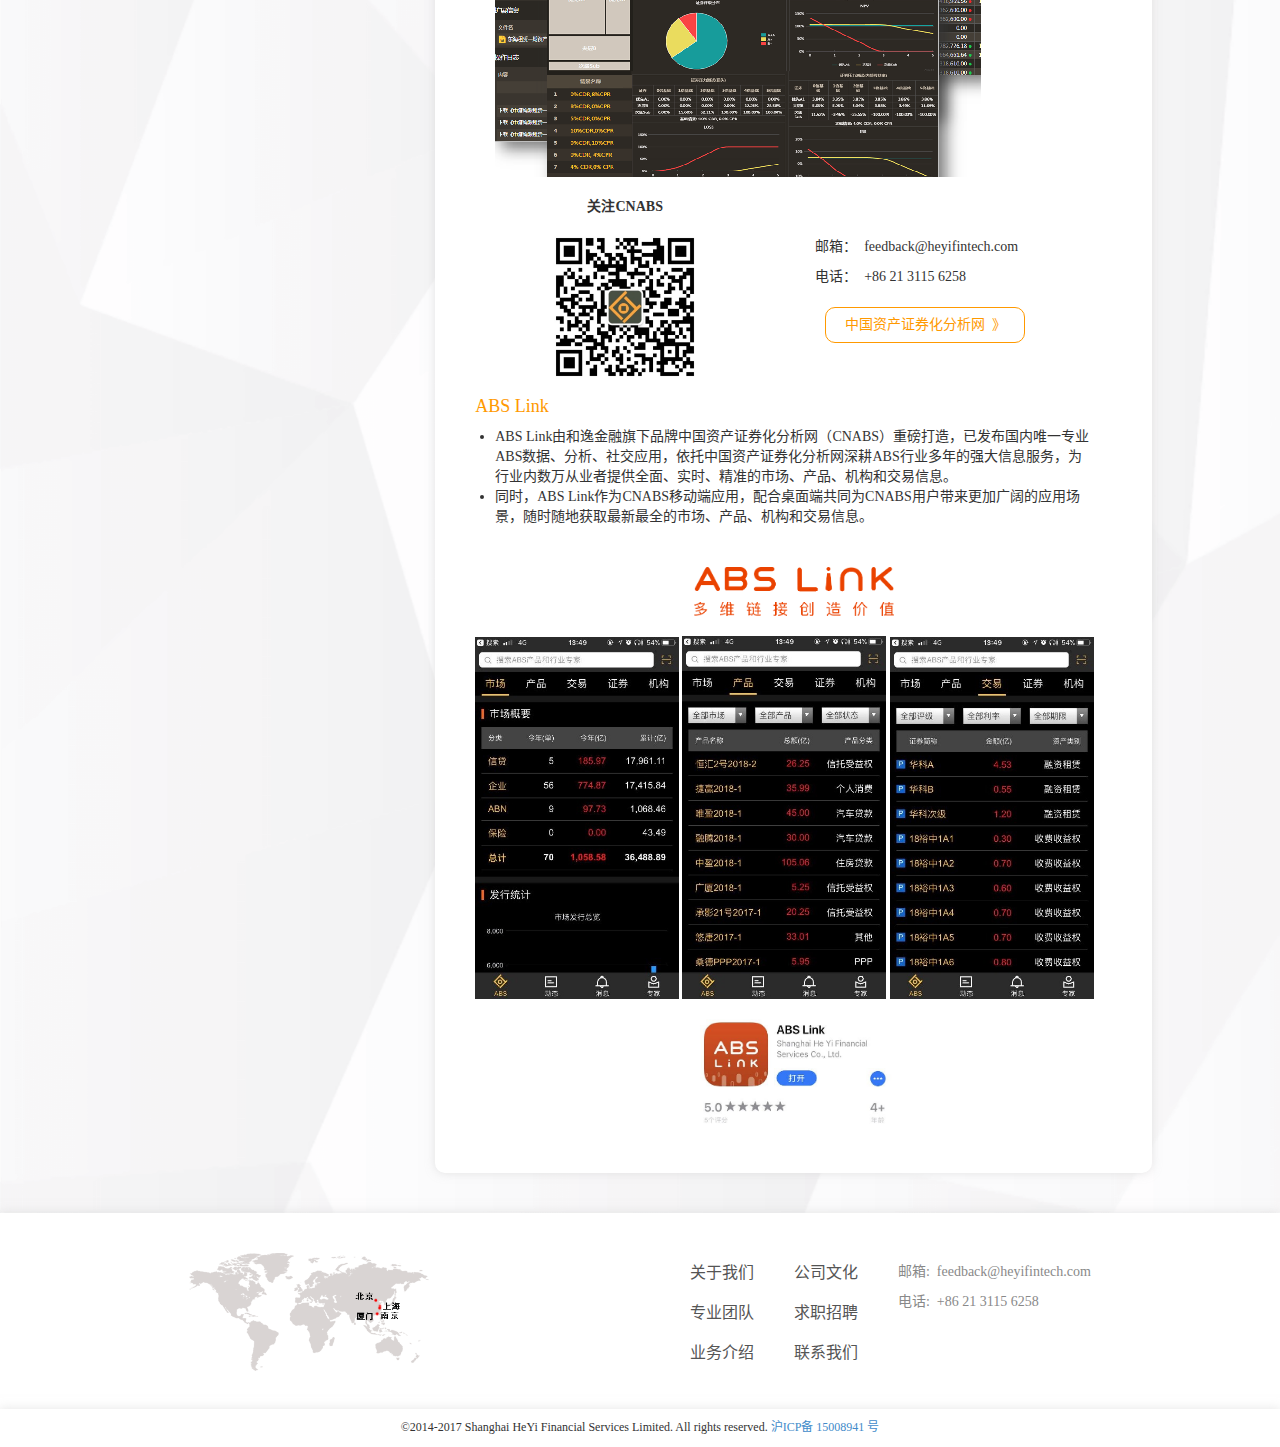
<file: product-2.html>
<!DOCTYPE html>
<html lang="zh-CN">
  <head>
    <meta charset="utf-8">
    <meta http-equiv="X-UA-Compatible" content="IE=edge">
    <meta name="viewport" content="width=device-width, initial-scale=1">
    <meta name="description" content="和逸金融，是以科技金融为主导的公司，主要业务板块包括中国资产证券化、基金服务、金融科技以及辅助这三大业务板块成立的中国资产证券化研究院。" />
    <meta name="keywords" content="和逸,科技,牌照,金融" />
    <meta name="author" content="HeYi"> 
    <title>上海和逸金融信息服务有限公司-业务介绍-和逸科技</title>
    <!-- 框架 -->
    <link href="css/bootstrap.min.css" rel="stylesheet">
    <!-- 样式清理 -->
    <link href="css/normalize.css" rel="stylesheet">
    <!-- 通用页面样式 -->
    <link href="css/main.css" rel="stylesheet">
    <link href="css/page.css" rel="stylesheet">
    <!-- HTML5兼容性处理 -->
    <!-- Respond.js响应式设计>
    <!--[if lt IE 9]>
      <script src="https://oss.maxcdn.com/html5shiv/3.7.3/html5shiv.min.js"></script>
      <script src="https://oss.maxcdn.com/respond/1.4.2/respond.min.js"></script>
    <![endif]-->
    <!-- Favicons网站图标 -->
    <link rel="shortcut icon" href="img/favicon.ico"/>
    <link rel="bookmark" href="img/favicon.ico" type="image/x-icon"/>
	<style>
		@media (max-width: 700px) { 
			.box-right-mid ul img {
				width : 100%;
			}
		}
	</style>
  </head>
  <body>
    <!-- 移动端导航 -->
    <div class="mask"></div>
    <div class="sidebar">
      <ul>
        <li><a href="index.html">首页</a></li>
        <li><a href="aboutus.html">关于我们</a></li>
        <li><a href="team.html">专业团队</a></li>
		<li><a href="adviser.html">专业顾问</a></li>
        <li><a href="culture.html">公司文化</a></li>
        <li><a href="job.html">求职招聘</a></li>
        <li><a href="contactus.html">联系我们</a></li>
        <li><a href="product.html">和逸教育</a></li>
        <li><a href="product-2.html">和逸科技</a></li>
        <li><a href="product-3.html">和逸金服</a></li>
		<li><a href="product-4.html">和逸金融</a></li>
      </ul>
    </div>
    <div class="main-wrapper main-wrapper-5">
    <!-- header顶部导航 -->
    <header>
      <div class="header-container">
        <div class="nav-box">
          <!-- logo -->
          <div class="nav-left">
            <a id="logo_top" href="#"></a>
          </div>
          <!-- memu选项 -->
          <div class="nav-mid">
            <div id="lang">
              <a href="#"></a>
            </div>
            <ul class="navbar-nav">
              <li><a class="" href="index.html">首页</a></li>
              <li><a class="" href="aboutus.html">关于我们</a></li>
              <li><a class="active" href="product.html">业务介绍</a></li>
              <li><a class="" href="culture.html">职业发展</a></li>
              <li><a class="" href="contactus.html">联系我们</a></li>
            </ul>            
          </div>
          <!-- 响应式菜单 -->
          <div class="nav-mobile-menu">
              <span class="sidebar_trigger"></span>
          </div>
        </div>
      </div>
    </header>
    <!-- advert组件 -->
    <div class="advert">
       <h1></h1>
       <h2></h2>
    </div>
    </div>
    <!-- section -->
    <section>
    <div class="box clearfix">
      <div class="box-left">
        <div class="title">
          <h3>业务介绍</h3>
        </div>
        <ul>  
          <li><a href="product.html">和逸教育</a></li>
          <li><a href="product-2.html">和逸科技</a></li>
          <li><a href="product-3.html">和逸金服</a></li>
		  <li><a href="product-4.html">和逸金融</a></li>
        </ul>
      </div>
      <div class="box-right">
        <div class="box-right-top">
          <ul>
            <li>当前位置&nbsp>></li>
            <li>业务介绍&nbsp>></li>
            <li>和逸科技</li>
          </ul>
        </div>
        <div class="box-right-mid">
                    
      <!-- 第一段 -->
			<h4>中国资产证券化分析网<br><a href="https://www.cn-abs.com/">www.cn-abs.com</a></h4>
			<h5><b>和逸科技核心业务板块为中国资产证券化分析网（CNABS），CNABS是专注于中国资产证券化市场的综合服务平台。建立在国际领先的金融科技基础上，CNABS在近两年来持续为中国所有市场参与者提供优质的服务和完整的解决方案。用户可以根据各自需求，选择CNABS教育版、数据版、专业版功能，或者综合解决方案。</b></h5>
			<br>
			<ul>
			<img src="./img/CNABSPic0.png" style="width: 100%;">
			<br>
			<br>
      </ul>
      <!-- 第二段 -->
			<h4>资产证券化解决方案</h4>
			<ul>
        <li>专业服务金融机构，为投行、资管、服务团队等具有特有需求的用户提供定制化的、有针对性的全套解决方案。</li>
			  <li>涵盖定制化产品设计、发行协作、存续期管理及服务、产品表现分析、产品投资管理等功能，协助机构高效、精准的开展ABS相关工作。</li>
			  <li>已为国内外第一梯队的银行、信托、基金公司及子公司提供定制化解决方案及服务。</li>
			  <br>
			  <img src="./img/CNABSPic01.png"/>
			  <br>
			</ul>
			<br>
      <div class="box-weixin clearfix">         
        <div class="wixin-abs">
          <p><b>关注CNABS</b></p>
          <span></span>
        </div>
        <div class="wixin-info">
          <p>邮箱：&nbsp feedback@heyifintech.com</p>
          <p class="phone">电话：&nbsp +86 21 3115 6258</p>
          <a href="https://www.cn-abs.com/Market/MarketSummary.aspx">中国资产证券化分析网 &nbsp》</a>
        </div>
      </div>
      <!-- 第三段 -->
      <h4>ABS Link</h4>
      <ul>
        <li>ABS Link由和逸金融旗下品牌中国资产证券化分析网（CNABS）重磅打造，已发布国内唯一专业ABS数据、分析、社交应用，依托中国资产证券化分析网深耕ABS行业多年的强大信息服务，为行业内数万从业者提供全面、实时、精准的市场、产品、机构和交易信息。</li>
        <li>同时，ABS Link作为CNABS移动端应用，配合桌面端共同为CNABS用户带来更加广阔的应用场景，随时随地获取最新最全的市场、产品、机构和交易信息。</li>
      </ul>
      </br>
      </br>
      <div style="width:100%">
        <img src="./img/abs-link-logo.png" style="width: 200px;margin:0 auto;display:block;">
      </div>
      </br>
      <div>
        <img src="./img/abs-link-app1.jpg" alt="app1" style="width:32%;">
        <img src="./img/abs-link-app2.jpg" alt="app2" style="width:32%;">
        <img src="./img/abs-link-app3.jpg" alt="app3" style="width:32%;">
      </div>
      </br>
      <div style="width:100%">
        <img src="./img/abs-link-download.jpg" style="width: 200px;margin:0 auto;display:block;">
      </div>
      </div>
      </div>
    </div>
    </section>   
    <!-- footer页面底部 -->
    <footer>
       <div class="footer-box clearfix">
          <div class="footer-left">
              <span class="globle"></span>
          </div>
          <div class="footer-right">
            <div class="footer-laber">
              <ul> 
                <li><a href="aboutus.html">关于我们</a></li>
                <li><a href="team.html">专业团队</a></li>
                <li><a href="product.html">业务介绍</a></li>
              </ul>
              <ul>
                <li><a href="culture.html">公司文化</a></li>          
                <li><a href="job.html">求职招聘</a></li>
                <li><a href="contactus.html">联系我们</a></li>
              </ul>                        
              <ul>        
                <li class="footer-contact">邮箱:&nbsp feedback@heyifintech.com</li>
                <li class="footer-contact">电话:&nbsp +86 21 3115 6258</li>
              </ul>
            </div>
          </div>
        </div>
    </footer>
    <!-- 版权信息 -->
    <div class="container copy">
      <div class="row">
          <div class="col-md-12 text-center">
              <p class="copyright">©2014-2017 Shanghai HeYi Financial Services Limited. All rights reserved. <a href="http://www.miitbeian.gov.cn">沪ICP备 15008941 号</a> </p>
          </div>
      </div>
    </div>
    <!-- 返回顶部按钮 -->
    <button class="back-to-top" style="display: none;"></button>
    <!-- 框架库加载 -->
    <script src="js/jquery.min.js"></script>
    <script src="js/bootstrap.min.js"></script>
    <!-- 脚本加载 -->
    <script src="js/main.js"></script>    
  </body>
</html>
</file>
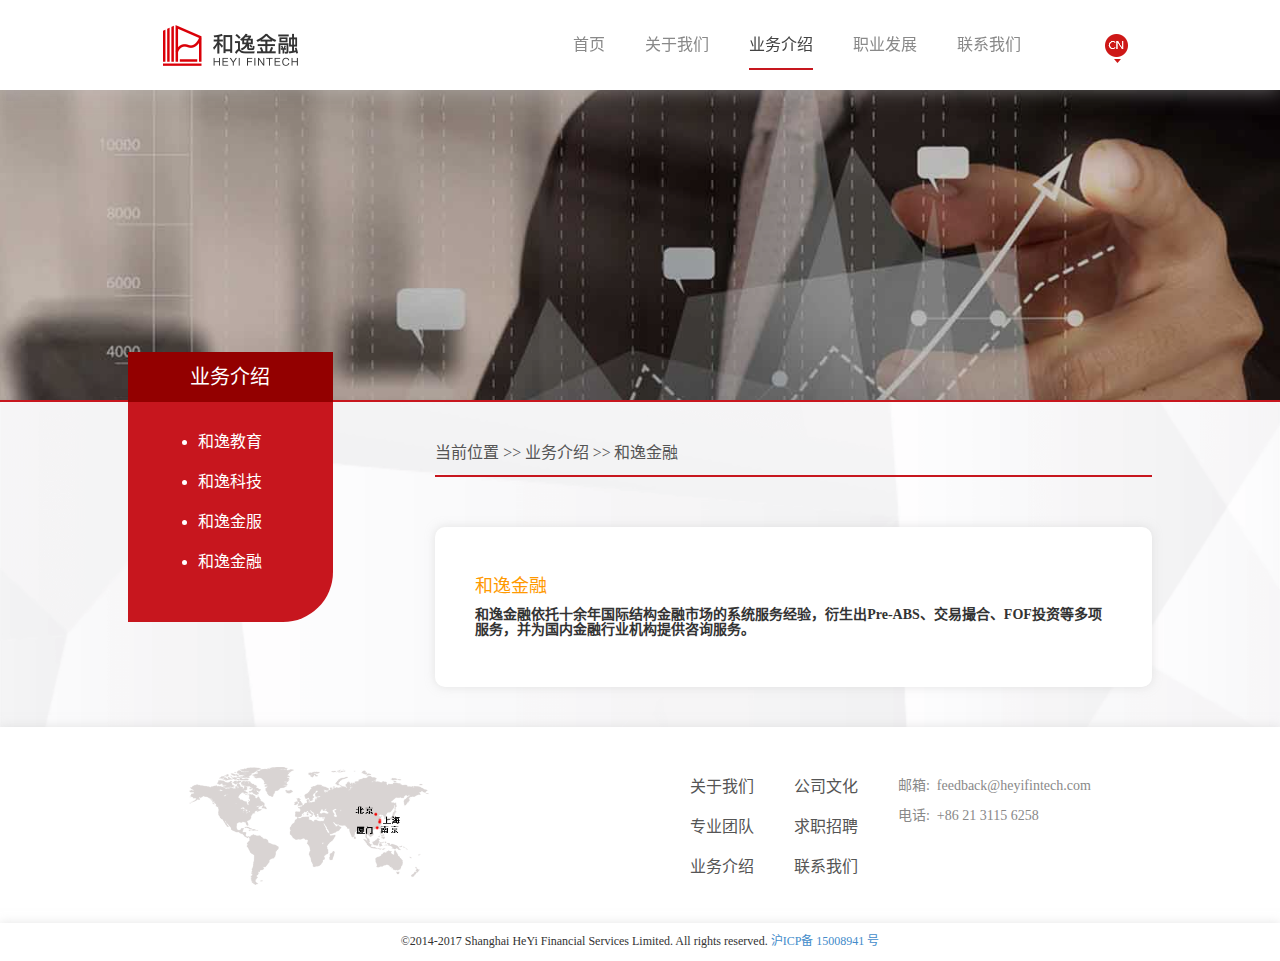
<file: product-4.html>
<!DOCTYPE html>
<html lang="zh-CN">
  <head>
    <meta charset="utf-8">
    <meta http-equiv="X-UA-Compatible" content="IE=edge">
    <meta name="viewport" content="width=device-width, initial-scale=1">
    <meta name="description" content="和逸金融，是以科技金融为主导的公司，主要业务板块包括中国资产证券化、基金服务、金融科技以及辅助这三大业务板块成立的中国资产证券化研究院。" />
    <meta name="keywords" content="和逸,科技,牌照,金融" />
    <meta name="author" content="HeYi">  
    <title>上海和逸金融信息服务有限公司-业务介绍-和逸金融</title>
    <!-- 框架 -->
    <link href="css/bootstrap.min.css" rel="stylesheet">
    <!-- 样式清理 -->
    <link href="css/normalize.css" rel="stylesheet">
    <!-- 通用页面样式 -->
    <link href="css/main.css" rel="stylesheet">
    <link href="css/page.css" rel="stylesheet">
    <!-- HTML5兼容性处理 -->
    <!-- Respond.js响应式设计>
    <!--[if lt IE 9]>
      <script src="https://oss.maxcdn.com/html5shiv/3.7.3/html5shiv.min.js"></script>
      <script src="https://oss.maxcdn.com/respond/1.4.2/respond.min.js"></script>
    <![endif]-->
    <!-- Favicons网站图标 -->
    <link rel="shortcut icon" href="img/favicon.ico"/>
    <link rel="bookmark" href="img/favicon.ico" type="image/x-icon"/>
  </head>
  <body>
    <!-- 移动端导航 -->
    <div class="mask"></div>
    <div class="sidebar">
      <ul>
        <li><a href="index.html">首页</a></li>
        <li><a href="aboutus.html">关于我们</a></li>
        <li><a href="team.html">专业团队</a></li>
		<li><a href="adviser.html">专业顾问</a></li>
        <li><a href="culture.html">公司文化</a></li>
        <li><a href="job.html">求职招聘</a></li>
        <li><a href="contactus.html">联系我们</a></li>
        <li><a href="product.html">和逸教育</a></li>
        <li><a href="product-2.html">和逸科技</a></li>
        <li><a href="product-3.html">和逸金服</a></li>
		<li><a href="product-4.html">和逸金融</a></li>
      </ul>
    </div>
    <div class="main-wrapper main-wrapper-5">
    <!-- header顶部导航 -->
    <header>
      <div class="header-container">
        <div class="nav-box">
          <!-- logo -->
          <div class="nav-left">
            <a id="logo_top" href="#"></a>
          </div>
          <!-- memu选项 -->
          <div class="nav-mid">
            <div id="lang">
              <a href="#"></a>
            </div>
            <ul class="navbar-nav">
              <li><a class="" href="index.html">首页</a></li>
              <li><a class="" href="aboutus.html">关于我们</a></li>
              <li><a class="active" href="product.html">业务介绍</a></li>
              <li><a class="" href="culture.html">职业发展</a></li>
              <li><a class="" href="contactus.html">联系我们</a></li>
            </ul>            
          </div>
          <!-- 响应式菜单 -->
          <div class="nav-mobile-menu">
              <span class="sidebar_trigger"></span>
          </div>
        </div>
      </div>
    </header>
    <!-- advert组件 -->
    <div class="advert">
       <h1></h1>
       <h2></h2>
    </div>
    </div>
    <!-- section -->
    <section>
    <div class="box clearfix">
      <div class="box-left">
        <div class="title">
          <h3>业务介绍</h3>
        </div>
        <ul>  
          <li><a href="product.html">和逸教育</a></li>
          <li><a href="product-2.html">和逸科技</a></li>
          <li><a href="product-3.html">和逸金服</a></li>
		  <li><a href="product-4.html">和逸金融</a></li>
        </ul>
      </div>
      <div class="box-right">
        <div class="box-right-top">
          <ul>
            <li>当前位置&nbsp>></li>
            <li>业务介绍&nbsp>></li>
            <li>和逸金融</li>
          </ul>
        </div>
        <div class="box-right-mid">
            <!-- 第四段 -->
            
			<h4>和逸金融</h4>
			<h5><b>和逸金融依托十余年国际结构金融市场的系统服务经验，衍生出Pre-ABS、交易撮合、FOF投资等多项服务，并为国内金融行业机构提供咨询服务。</b></h5>
        </div>
      </div>
    </div>
    </section>   
    <!-- footer页面底部 -->
    <footer>
       <div class="footer-box clearfix">
          <div class="footer-left">
              <span class="globle"></span>
          </div>
          <div class="footer-right">
            <div class="footer-laber">
              <ul> 
                <li><a href="aboutus.html">关于我们</a></li>
                <li><a href="team.html">专业团队</a></li>
                <li><a href="product.html">业务介绍</a></li>
              </ul>
              <ul>
                <li><a href="culture.html">公司文化</a></li>          
                <li><a href="job.html">求职招聘</a></li>
                <li><a href="contactus.html">联系我们</a></li>
              </ul>                        
              <ul>        
                <li class="footer-contact">邮箱:&nbsp feedback@heyifintech.com</li>
                <li class="footer-contact">电话:&nbsp +86 21 3115 6258</li>
              </ul>
            </div>
          </div>
        </div>
    </footer>
    <!-- 版权信息 -->
    <div class="container copy">
      <div class="row">
          <div class="col-md-12 text-center">
              <p class="copyright">©2014-2017 Shanghai HeYi Financial Services Limited. All rights reserved. <a href="http://www.miitbeian.gov.cn">沪ICP备 15008941 号</a> </p>
          </div>
      </div>
    </div>
    <!-- 返回顶部按钮 -->
    <button class="back-to-top" style="display: none;"></button>
    <!-- 框架库加载 -->
    <script src="js/jquery.min.js"></script>
    <script src="js/bootstrap.min.js"></script>
    <!-- 脚本加载 -->
    <script src="js/main.js"></script>    
  </body>
</html>
</file>
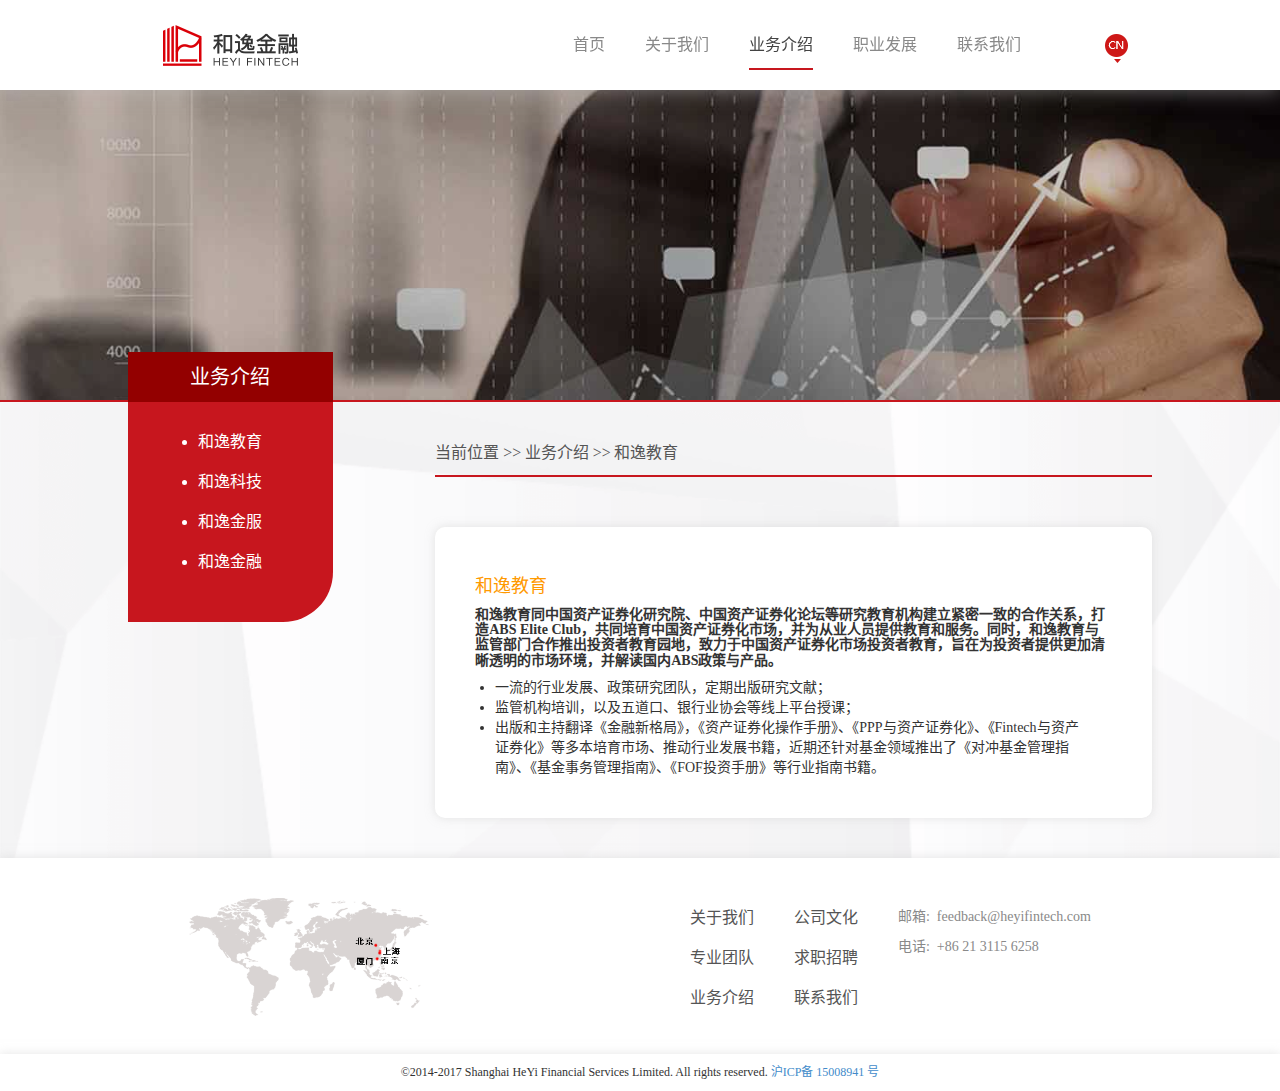
<file: product.html>
<!DOCTYPE html>
<html lang="zh-CN">
  <head>
    <meta charset="utf-8">
    <meta http-equiv="X-UA-Compatible" content="IE=edge">
    <meta name="viewport" content="width=device-width, initial-scale=1">
    <meta name="description" content="和逸金融，是以科技金融为主导的公司，主要业务板块包括中国资产证券化、基金服务、金融科技以及辅助这三大业务板块成立的中国资产证券化研究院。" />
    <meta name="keywords" content="和逸,科技,牌照,金融" />
    <meta name="author" content="HeYi"> 
    <title>上海和逸金融信息服务有限公司-业务介绍-和逸教育</title>
    <!-- 框架 -->
    <link href="css/bootstrap.min.css" rel="stylesheet">
    <!-- 样式清理 -->
    <link href="css/normalize.css" rel="stylesheet">
    <!-- 通用页面样式 -->
    <link href="css/main.css" rel="stylesheet">
    <link href="css/page.css" rel="stylesheet">
    <!-- HTML5兼容性处理 -->
    <!-- Respond.js响应式设计>
    <!--[if lt IE 9]>
      <script src="https://oss.maxcdn.com/html5shiv/3.7.3/html5shiv.min.js"></script>
      <script src="https://oss.maxcdn.com/respond/1.4.2/respond.min.js"></script>
    <![endif]-->
    <!-- Favicons网站图标 -->
    <link rel="shortcut icon" href="img/favicon.ico"/>
    <link rel="bookmark" href="img/favicon.ico" type="image/x-icon"/>
	<style>
		@media (max-width: 700px) { 
			.box-right-mid ul img {
				width : 100%;
			}
		}
	</style>
  </head>
  <body>
    <!-- 移动端导航 -->
    <div class="mask"></div>
    <div class="sidebar">
      <ul>
        <li><a href="index.html">首页</a></li>
        <li><a href="aboutus.html">关于我们</a></li>
        <li><a href="team.html">专业团队</a></li>
		<li><a href="adviser.html">专业顾问</a></li>
        <li><a href="culture.html">公司文化</a></li>
        <li><a href="job.html">求职招聘</a></li>
        <li><a href="contactus.html">联系我们</a></li>
        <li><a href="product.html">和逸教育</a></li>
        <li><a href="product-2.html">和逸科技</a></li>
        <li><a href="product-3.html">和逸金服</a></li>
		<li><a href="product-4.html">和逸金融</a></li>
      </ul>
    </div>
    <div class="main-wrapper main-wrapper-5">
    <!-- header顶部导航 -->
    <header>
      <div class="header-container">
        <div class="nav-box">
          <!-- logo -->
          <div class="nav-left">
            <a id="logo_top" href="#"></a>
          </div>
          <!-- memu选项 -->
          <div class="nav-mid">
            <div id="lang">
              <a href="#"></a>
            </div>
            <ul class="navbar-nav">
              <li><a class="" href="index.html">首页</a></li>
              <li><a class="" href="aboutus.html">关于我们</a></li>
              <li><a class="active" href="product.html">业务介绍</a></li>
              <li><a class="" href="culture.html">职业发展</a></li>
              <li><a class="" href="contactus.html">联系我们</a></li>
            </ul>            
          </div>
          <!-- 响应式菜单 -->
          <div class="nav-mobile-menu">
              <span class="sidebar_trigger"></span>
          </div>
        </div>
      </div>
    </header>
    <!-- advert组件 -->
    <div class="advert">
       <h1></h1>
       <h2></h2>
    </div>
    </div>
    <!-- section -->
    <section>
    <div class="box clearfix">
      <div class="box-left">
        <div class="title">
          <h3>业务介绍</h3>
        </div>
        <ul>  
          <li><a href="product.html">和逸教育</a></li>
          <li><a href="product-2.html">和逸科技</a></li>
          <li><a href="product-3.html">和逸金服</a></li>
		  <li><a href="product-4.html">和逸金融</a></li>
        </ul>
      </div>
      <div class="box-right">
        <div class="box-right-top">
          <ul>
            <li>当前位置&nbsp>></li>
            <li>业务介绍&nbsp>></li>
            <li>和逸教育</li>
          </ul>
        </div>
        <div class="box-right-mid">
            <!-- 第一段 -->
			<h4>和逸教育</h4>
			<h5><b>和逸教育同中国资产证券化研究院、中国资产证券化论坛等研究教育机构建立紧密一致的合作关系，打造ABS Elite Club，共同培育中国资产证券化市场，并为从业人员提供教育和服务。同时，和逸教育与监管部门合作推出投资者教育园地，致力于中国资产证券化市场投资者教育，旨在为投资者提供更加清晰透明的市场环境，并解读国内ABS政策与产品。</b></h5>
			<ul>
			<li>一流的行业发展、政策研究团队，定期出版研究文献；</li>
			<li>监管机构培训，以及五道口、银行业协会等线上平台授课；</li>
			<li>出版和主持翻译《金融新格局》，《资产证券化操作手册》、《PPP与资产证券化》、《Fintech与资产证券化》等多本培育市场、推动行业发展书籍，近期还针对基金领域推出了《对冲基金管理指南》、《基金事务管理指南》、《FOF投资手册》等行业指南书籍。</li>
			</ul> 
              </div>
            </div>  
        </div>
      </div>
    </div>
    </section>   
    <!-- footer页面底部 -->
    <footer>
       <div class="footer-box clearfix">
          <div class="footer-left">
              <span class="globle"></span>
          </div>
          <div class="footer-right">
            <div class="footer-laber">
              <ul> 
                <li><a href="aboutus.html">关于我们</a></li>
                <li><a href="team.html">专业团队</a></li>
                <li><a href="product.html">业务介绍</a></li>
              </ul>
              <ul>
                <li><a href="culture.html">公司文化</a></li>          
                <li><a href="job.html">求职招聘</a></li>
                <li><a href="contactus.html">联系我们</a></li>
              </ul>                        
              <ul>        
                <li class="footer-contact">邮箱:&nbsp feedback@heyifintech.com</li>
                <li class="footer-contact">电话:&nbsp +86 21 3115 6258</li>
              </ul>
            </div>
          </div>
        </div>
    </footer>
    <!-- 版权信息 -->
    <div class="container copy">
      <div class="row">
          <div class="col-md-12 text-center">
              <p class="copyright">©2014-2017 Shanghai HeYi Financial Services Limited. All rights reserved. <a href="http://www.miitbeian.gov.cn">沪ICP备 15008941 号</a> </p>
          </div>
      </div>
    </div>
    <!-- 返回顶部按钮 -->
    <button class="back-to-top" style="display: none;"></button>
    <!-- 框架库加载 -->
    <script src="js/jquery.min.js"></script>
    <script src="js/bootstrap.min.js"></script>
    <!-- 脚本加载 -->
    <script src="js/main.js"></script>    
  </body>
</html>
</file>
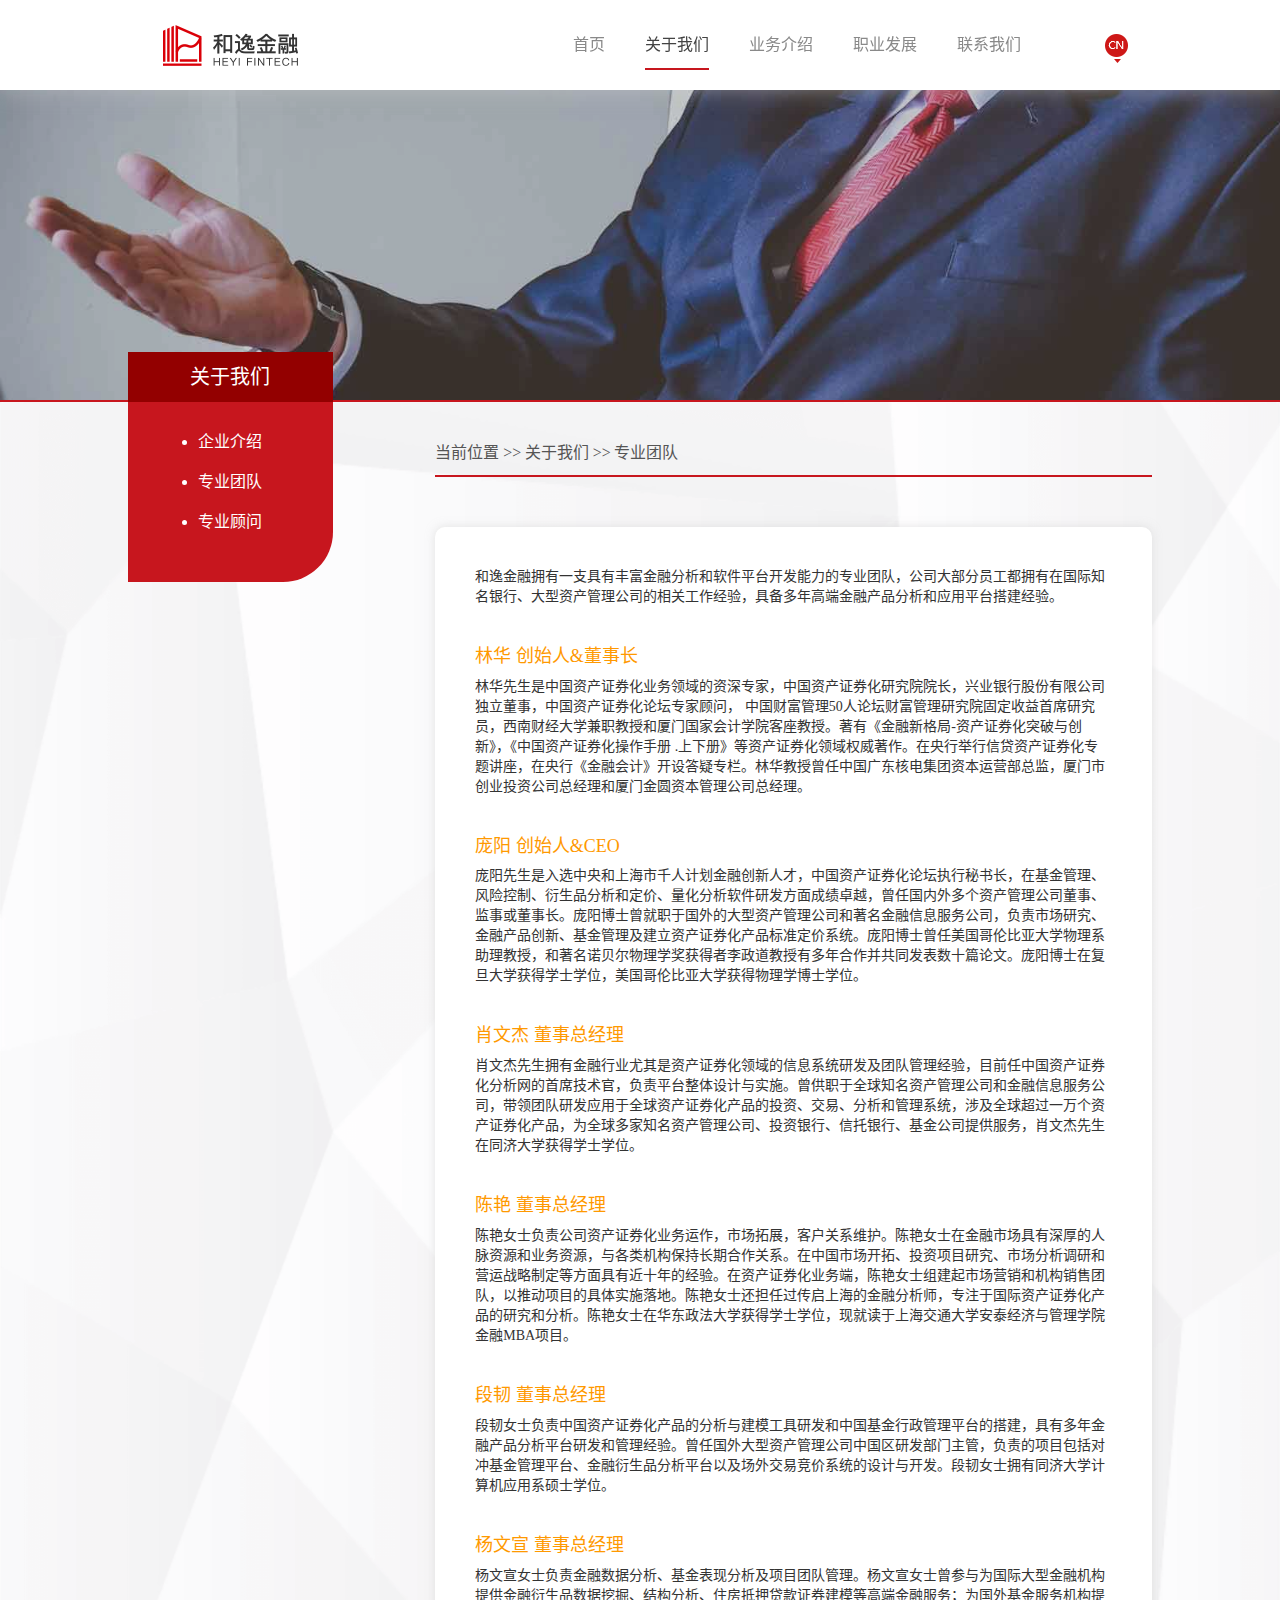
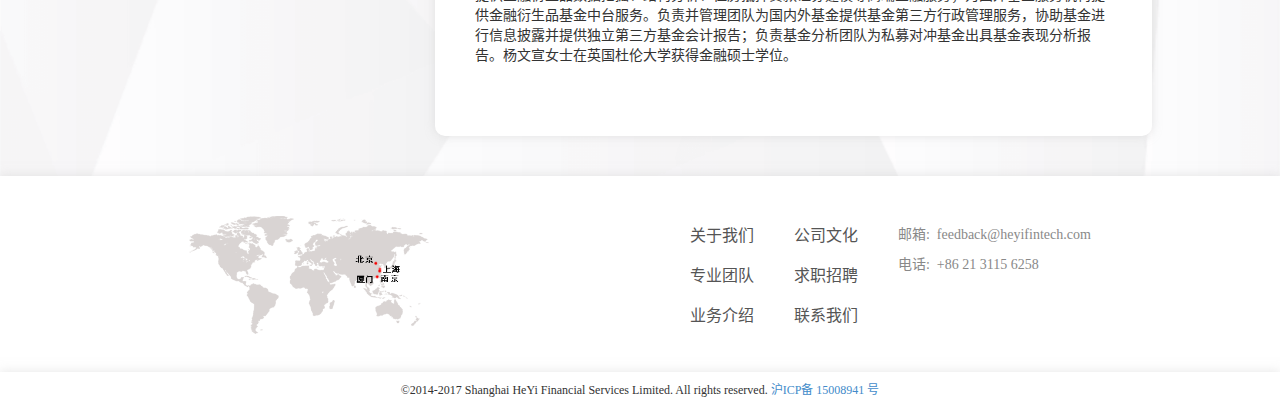
<file: team.html>
<!DOCTYPE html>
<html lang="zh-CN">
  <head>
    <meta charset="utf-8">
    <meta http-equiv="X-UA-Compatible" content="IE=edge">
    <meta name="viewport" content="width=device-width, initial-scale=1">
    <meta name="description" content="和逸金融，是以科技金融为主导的公司，主要业务板块包括中国资产证券化、基金服务、股权投资系统以及辅助这三大业务板块成立的中国资产证券化研究院。" />
    <meta name="keywords" content="和逸,科技,牌照,金融" />
    <meta name="author" content="HeYi"> 
    <title>上海和逸金融信息服务有限公司-专业团队</title>
    <!-- 框架 -->
    <link href="css/bootstrap.min.css" rel="stylesheet">
    <!-- 样式清理 -->
    <link href="css/normalize.css" rel="stylesheet">
    <!-- 通用页面样式 -->
    <link href="css/main.css" rel="stylesheet">
    <link href="css/page.css" rel="stylesheet">
    <!-- HTML5兼容性处理 -->
    <!-- Respond.js响应式设计>
    <!--[if lt IE 9]>
      <script src="https://oss.maxcdn.com/html5shiv/3.7.3/html5shiv.min.js"></script>
      <script src="https://oss.maxcdn.com/respond/1.4.2/respond.min.js"></script>
    <![endif]-->
    <!-- Favicons网站图标 -->
    <link rel="shortcut icon" href="img/favicon.ico"/>
    <link rel="bookmark" href="img/favicon.ico" type="image/x-icon"/>
  </head>
  <body>
    <!-- 移动端导航 -->
    <div class="mask"></div>
    <div class="sidebar">
      <ul>
        <li><a href="index.html">首页</a></li>
        <li><a href="aboutus.html">关于我们</a></li>
        <li><a href="team.html">专业团队</a></li>
		<li><a href="adviser.html">专业顾问</a></li>
        <li><a href="culture.html">公司文化</a></li>
        <li><a href="job.html">求职招聘</a></li>
        <li><a href="contactus.html">联系我们</a></li>
        <li><a href="product.html">中国资产证券化分析网</a></li>
        <li><a href="product-2.html">中国基金行政管理系统</a></li>
        <li><a href="product-3.html">股权投资管理系统</a></li>
      </ul>
    </div>
    <div class="main-wrapper main-wrapper-1">
    <!-- header顶部导航 -->
    <header>
      <div class="header-container">
        <div class="nav-box">
          <!-- logo -->
          <div class="nav-left">
            <a id="logo_top" href="#"></a>
          </div>
          <!-- memu选项 -->
          <div class="nav-mid">
            <div id="lang">
              <a href="#"></a>
            </div>
            <ul class="navbar-nav">
              <li><a class="" href="index.html">首页</a></li>
              <li><a class="active" href="aboutus.html">关于我们</a></li>
              <li><a class="" href="product.html">业务介绍</a></li>
              <li><a class="" href="culture.html">职业发展</a></li>
              <li><a class="" href="contactus.html">联系我们</a></li>
            </ul>            
          </div>
          <!-- 响应式菜单 -->
          <div class="nav-mobile-menu">
              <span class="sidebar_trigger"></span>
          </div>
        </div>
      </div>
    </header>
    <!-- advert组件 -->
    <div class="advert">
       <h1></h1>
       <h2></h2>
    </div>
    </div>
    <!-- section -->
    <section>
    <div class="box clearfix">
      <div class="box-left">
        <div class="title">
          <h3>关于我们</h3>
        </div>
        <ul> 
          <li><a href="aboutus.html">企业介绍</a></li>
          <li><a href="team.html">专业团队</a></li>
		  <li><a href="adviser.html">专业顾问</a></li>
        </ul>
      </div>
      <div class="box-right">
        <div class="box-right-top">
          <ul>
            <li>当前位置&nbsp>></li>
            <li>关于我们&nbsp>></li>
            <li>专业团队</li>
          </ul>
        </div>
        <div class="box-right-mid">
          <p>和逸金融拥有一支具有丰富金融分析和软件平台开发能力的专业团队，公司大部分员工都拥有在国际知名银行、大型资产管理公司的相关工作经验，具备多年高端金融产品分析和应用平台搭建经验。</p>
          <br>
          <!-- 第1段 -->
          <h4>林华&nbsp创始人&董事长</h4>
          <p>林华先生是中国资产证券化业务领域的资深专家，中国资产证券化研究院院长，兴业银行股份有限公司独立董事，中国资产证券化论坛专家顾问， 中国财富管理50人论坛财富管理研究院固定收益首席研究员，西南财经大学兼职教授和厦门国家会计学院客座教授。著有《金融新格局-资产证券化突破与创新》，《中国资产证券化操作手册 .上下册》等资产证券化领域权威著作。在央行举行信贷资产证券化专题讲座，在央行《金融会计》开设答疑专栏。林华教授曾任中国广东核电集团资本运营部总监，厦门市创业投资公司总经理和厦门金圆资本管理公司总经理。</p>         
          <br>
          <!-- 第2段 -->
          <h4>庞阳&nbsp创始人&CEO</h4>
          <p>庞阳先生是入选中央和上海市千人计划金融创新人才，中国资产证券化论坛执行秘书长，在基金管理、风险控制、衍生品分析和定价、量化分析软件研发方面成绩卓越，曾任国内外多个资产管理公司董事、监事或董事长。庞阳博士曾就职于国外的大型资产管理公司和著名金融信息服务公司，负责市场研究、金融产品创新、基金管理及建立资产证券化产品标准定价系统。庞阳博士曾任美国哥伦比亚大学物理系助理教授，和著名诺贝尔物理学奖获得者李政道教授有多年合作并共同发表数十篇论文。庞阳博士在复旦大学获得学士学位，美国哥伦比亚大学获得物理学博士学位。</p>         
          <br>
		  <!-- 第3段 -->
          <!-- <h4>赖嘉凌&nbsp副总经理</h4>
          <p>赖嘉凌先生是中国资产证券化领域的资深专家。于2015至2017年任职平安信托交易金融部，历任负责人、板块总监、总经理，分管理财资金产品投资和资产证券化，负责非标理财集合产品资产证券化、消费信贷、小微贷款、商业地产领域资产开发和投资，牵头发行银行间首单信托型资产支持票据。于2011至2015年任职于中信证券债务资本市场部，资产证券化业务主要负责人，牵头负责发行试点重启后银行间市场首批信贷资产证券化，首批交易所企业资产证券化，银行间市场首批企业型资产支持票据，交易所首批REITs等。</p> 		  
          <br> -->
          <!-- 第4段 -->
          <h4>肖文杰&nbsp董事总经理</h4>
          <p>肖文杰先生拥有金融行业尤其是资产证券化领域的信息系统研发及团队管理经验，目前任中国资产证券化分析网的首席技术官，负责平台整体设计与实施。曾供职于全球知名资产管理公司和金融信息服务公司，带领团队研发应用于全球资产证券化产品的投资、交易、分析和管理系统，涉及全球超过一万个资产证券化产品，为全球多家知名资产管理公司、投资银行、信托银行、基金公司提供服务，肖文杰先生在同济大学获得学士学位。</p>         
          <br>
          <!-- 第5段 -->
          <h4>陈艳&nbsp董事总经理</h4>
          <p>陈艳女士负责公司资产证券化业务运作，市场拓展，客户关系维护。陈艳女士在金融市场具有深厚的人脉资源和业务资源，与各类机构保持长期合作关系。在中国市场开拓、投资项目研究、市场分析调研和营运战略制定等方面具有近十年的经验。在资产证券化业务端，陈艳女士组建起市场营销和机构销售团队，以推动项目的具体实施落地。陈艳女士还担任过传启上海的金融分析师，专注于国际资产证券化产品的研究和分析。陈艳女士在华东政法大学获得学士学位，现就读于上海交通大学安泰经济与管理学院金融MBA项目。</p>         
          <br>
          <!-- 第6段 -->
          <h4>段韧&nbsp董事总经理</h4>
          <p>段韧女士负责中国资产证券化产品的分析与建模工具研发和中国基金行政管理平台的搭建，具有多年金融产品分析平台研发和管理经验。曾任国外大型资产管理公司中国区研发部门主管，负责的项目包括对冲基金管理平台、金融衍生品分析平台以及场外交易竞价系统的设计与开发。段韧女士拥有同济大学计算机应用系硕士学位。</p>         
          <br>
          <!-- 第7段 -->
          <h4>杨文宣&nbsp董事总经理</h4>
          <p>杨文宣女士负责金融数据分析、基金表现分析及项目团队管理。杨文宣女士曾参与为国际大型金融机构提供金融衍生品数据挖掘、结构分析、住房抵押贷款证券建模等高端金融服务；为国外基金服务机构提供金融衍生品基金中台服务。负责并管理团队为国内外基金提供基金第三方行政管理服务，协助基金进行信息披露并提供独立第三方基金会计报告；负责基金分析团队为私募对冲基金出具基金表现分析报告。杨文宣女士在英国杜伦大学获得金融硕士学位。</p>         
          <br>
        </div>
      </div>
    </div>
    </section>
    <footer>
       <div class="footer-box clearfix">
          <div class="footer-left">
              <span class="globle"></span>
          </div>
          <div class="footer-right">
            <div class="footer-laber">
              <ul> 
                <li><a href="aboutus.html">关于我们</a></li>
                <li><a href="team.html">专业团队</a></li>
                <li><a href="product.html">业务介绍</a></li>
              </ul>
              <ul>
                <li><a href="culture.html">公司文化</a></li>          
                <li><a href="job.html">求职招聘</a></li>
                <li><a href="contactus.html">联系我们</a></li>
              </ul>                        
              <ul>        
                <li class="footer-contact">邮箱:&nbsp feedback@heyifintech.com</li>
                <li class="footer-contact">电话:&nbsp +86 21 3115 6258</li>
              </ul>
            </div>
          </div>
        </div>
    </footer>
    <!-- 版权信息 -->
    <div class="container copy">
      <div class="row">
          <div class="col-md-12 text-center">
              <p class="copyright">©2014-2017 Shanghai HeYi Financial Services Limited. All rights reserved. <a href="http://www.miitbeian.gov.cn">沪ICP备 15008941 号</a> </p>
          </div>
      </div>
    </div>
    <!-- 返回顶部按钮 -->
    <button class="back-to-top" style="display: none;"></button>
    <!-- 框架库加载 -->
    <script src="js/jquery.min.js"></script>
    <!-- 脚本加载 -->
    <script src="js/main.js"></script>
  </body>
</html>
</file>
<file: css/main.css>
﻿/*网站通用样式*/
body{
  font-family: "Microsoft Yahei";
}
/*header头部样式*/
header .header-container {
  width: 100%;
  height: 90px;
  background-color: #fff;
  -webkit-box-shadow:0 0 20px rgba(204,204,204, .5);
  -moz-box-shadow:0 0 20px rgba(204, 204, 204, .5);  
  box-shadow:0 0 20px rgba(204, 204, 204, .5);
  position: fixed;
  z-index: 999;
  top: 0px;
}
header .header-container .nav-box {
  width: 980px;
  height: 90px;
  margin: 0 auto;
}
header .header-container .nav-box .nav-left {
  width: 160px;
  height: 80px;
  float: left;
}
header .header-container .nav-box .nav-left #logo_top {  
  width: 160px;
  height: 80px;
  float: left;
  margin-top: 5px;
  background: url("../img/logo.png") no-repeat center;
}
header .header-container .nav-box .nav-mid {
  height: 70px;
  float: right;
  margin-bottom: 20px;
}
header .header-container .nav-box .nav-mid #lang {
  width: 25px;
  height: 29px;
  float: right;
  margin-left: 44px;
  margin-top: 34px;
  cursor: pointer;
}
header .header-container .nav-box .nav-mid #lang a{
  float: right;
  width: 25px;
  height: 29px;
  background: url("../img/cn.png") no-repeat center;
}
header .header-container .nav-box .nav-mid .navbar-nav {
  position: relative;
  display: inline-block;
}
header .header-container .nav-box .nav-mid .navbar-nav li {
  float: left;
  height: 70px;
  margin: 0 40px 0 0;
  text-align: center;
  list-style: none;
}
header .header-container .nav-box .nav-mid .navbar-nav li a {
  min-width: 20px;
  font-size: 16px;
  font-family: "Microsoft YaHei UI";
  color: #898989;
  height: 70px;
  line-height: 59px;
  padding-bottom: 15px;
  margin: 0;
  display: inline-block;
  box-sizing: border-box;
  text-decoration: none;
  position: relative;
}
header .header-container .nav-box .nav-mid .navbar-nav li a::after {
  transition: all 0.2s cubic-bezier(0.445, 0.05, 0.55, 0.95);
  content: "";
  display: block;
  height: 2px;
  background: #c7161e;
  position: absolute;
  bottom: 0;
  opacity: 0.3;
  left: -1px;
  width: calc(102%);
  transform: scaleX(0);
  -webkit-transform: scaleX(0);
}
header .header-container .nav-box .nav-mid .navbar-nav li a:hover::after {
  opacity: 1;
  transform: scaleX(1);
  -webkit-transform: scaleX(1);
}
header .header-container .nav-box .nav-mid .navbar-nav li a.active {
  border-bottom: 2px solid #c7161e;
  box-sizing: border-box;
  color: #434343;
}
header .header-container .nav-box .nav-mid .navbar-nav li a.active:hover::after {
  display: none;
}
header .header-container .nav-box .nav-mid .navbar-nav li.last {
  margin-right: 0;
}
header .header-container .nav-box .nav-mid .navbar-nav li.line-item {
  line-height: 87px;
  color: #999;
}
 

/*footer样式*/
footer{
    width: 100%;
    background-color: #fff; 
    padding-top: 40px;
    -webkit-box-shadow:0 0 10px rgba(204,204,204, .5); /*透明度绿色高亮*/ 
    -moz-box-shadow:0 0 10px rgba(204, 204, 204, .5);  
    box-shadow:0 0 10px rgba(204, 204, 204, .5);
}

footer .footer-box{
    width: 90%;
    margin: 0 auto;
}

footer .footer-left{
  float: left;
  display: inline-block;
  margin-left: 10px; 
  padding-left: 10%;
}

footer .footer-right{
  float: right;
  display: inline-block;
  margin-right: 10px;
  padding-right: 10%;  
}
footer .globle{
  display: inline-block;
  margin: 0 auto;
  width: 240px;
  height: 150px;
  background-image: url("../img/globle.png");
  background-repeat: no-repeat;
  background-size: contain;
}

footer ul{
  float: left;
  list-style: none;
  text-align: left;
}

footer ul li a{
  color: #555;
  font-size: 16px;
  line-height: 40px;   
}

footer ul li a:hover{
  color: #c7161e;
  text-decoration: none;
}

footer ul .footer-contact{
  font-size: 14px;
  line-height: 30px;
  color: #898989;
}

footer ul:last-child{
  padding-top: 4px;
}

/*版权信息样式*/
.copy{
    background-color: #fff;
    width: 100%;
    -webkit-box-shadow:0 0 10px rgba(204,204,204, .5); /*透明度绿色高亮*/ 
    -moz-box-shadow:0 0 10px rgba(204, 204, 204, .5);  
    box-shadow:0 0 10px rgba(204, 204, 204, .5);
}
.copyright{
    padding-top: 10px;
    font-size: 12px;
}

/*返回顶部按钮*/
.back-to-top{
  position: fixed;
  bottom: 30px;
  right: 30px;
  background-image: url("../img/back2top.png");
  width: 40px;
  height: 40px;
  background-size: cover;
  color: #fff;
  border: none;
  border-radius: 20px;
  outline:none;
  background-color: #c7161e;
  -webkit-box-shadow:2px 5px 20px gray;
  -moz-box-shadow:2px 5px 20px gray;  
  box-shadow:2px 5px 20px gray;
  transition: box-shadow 0.2s ease-in;
}

.back-to-top:hover{
  -webkit-box-shadow:0 10px 50px gray;
  -moz-box-shadow:0 10px 50px gray;  
  box-shadow:0 10px 50px gray;
}

/*移动端菜单入口*/
header .header-container .nav-box .nav-mobile-menu{ 
  margin-top: 30px;
  float: right;
  display: none;
}
header .header-container .nav-box .nav-mobile-menu span{
  display: inline-block;
  width: 40px;
  height: 50px;
  background: url("../img/menu2.png") no-repeat;
  background-size: 100%;
  cursor: pointer;
}

/*移动端菜单sidebar*/
.sidebar{
  position: fixed;
  top: 0px;
  width: 200px;
  background-color: #c7161e;
  padding: 20px 0px;
  transition: right 0.2s;
  z-index: 1001;
  right: -200px;
}
.sidebar ul{
   margin:0; 
   padding: 0;
}

.sidebar ul li{
  line-height: 40px;
  list-style: none;
  padding: 0px 20px;
  text-align: center;
}

.sidebar ul li a{
  text-decoration: none;
  color: #fff;
}

.sidebar ul li:hover{
  background-color: #930000;
}

.sidebar ul li .active{
  color: #ff9900;
}
/*关灯遮罩*/
.mask{
  position: fixed;
  top: 0px;
  bottom: 0px;
  right: 0px;
  left: 0px;
  background-color: rgba(0,0,0,0.3);
  z-index: 1000;
  display: none;
}

/*响应式媒体查询处理*/
@media screen  and (max-width: 1200px) {
  .feature{
    width: 900px !important;
  }
}

@media  screen  and (max-width: 970px) {
  header .header-container .nav-box #lang{
    display: none;
  }
  .feature{
    width: 440px !important;
  }
  .feature-content{
    margin-left: 0px !important;
  }
  .org-group{
    width: 100% !important;
  }
}
@media  screen  and (max-width: 830px) {
  header .header-container .nav-box{
    width: 90%;
  }    
  header .header-container .nav-box .nav-mid{
    display: none;
  }
  header .header-container .nav-box .nav-mobile-menu{
    display: block;
  }  
  
}
/*移动端兼容*/
@media  screen  and (max-width: 740px) {
  .box-left{
    display: none !important;
  }
  .box-right{
    width: 100% !important;
  }
  .box-right-mid{
    padding: 20px !important;
  }
  .box{
    width: 90% !important;
  }
}

/*移动端banner兼容*/
@media  screen  and (max-width: 500px) {
  .banner img{
    height: 200px !important;
  }
  .banner h1{
    font-size: 24px !important;
  }
  .main-wrapper-1{
    background-image: url(../img/banner-1-m.png) ! important;
  }
  .main-wrapper-2{
    background-image: url(../img/banner-2-m.png) ! important;
  }
  .main-wrapper-3{
    background-image: url(../img/banner-3-m.png) ! important;
  }
  .main-wrapper-4{
    background-image: url(../img/banner-4-m.png) ! important;
  }
  .main-wrapper-5{
    background-image: url(../img/banner-5-m.png) ! important;
  }
  .feature{
    width: 90% !important;
  }
  .feature-content{
    width: 100% !important;
  }
  .org-container{
    display: none;
  }
}
</file>
<file: css/index.css>
body{
  background-image: url("../img/bk.png");
  background-repeat: repeat-y;
  background-size: cover;
  width: 100%;
  height: 100%;
}

/*banner样式*/
.banner{
  border-bottom: 2px #c7161e solid;
  position: relative;
  top: 90px;
  margin-bottom: 160px;
}
.banner img{
  width: 100%;
  margin: 0 auto;
}

/*feature特色内容模块样式*/
.feature{ 
  width: 900px;
  margin: 0 auto;
}
.feature-content{
  position: relative;
  display: inline-block;
  float: left;
  margin-left: 20px; 
  border-radius: 10px;
  width: 440px;
  height: 420px;
  margin-bottom: 50px; 
  background-color: #fff;
  -webkit-box-shadow:0 0 10px rgba(204,204,204, .5); 
  -moz-box-shadow:0 0 10px rgba(204, 204, 204, .5);  
  box-shadow:0 0 10px rgba(204, 204, 204, .5); 
}

.feature-content:first-child{
  margin-left: 0px; 
}

/*图片边角翻页特效*/
.feature-image {
  width: 100%;
  height: 180px;
  overflow: hidden;
  position: relative;
  /*动画*/
  transition:All 0.4s ease-in-out;
  -webkit-transition:All 0.4s ease-in-out;
  -moz-transition:All 0.4s ease-in-out;
  -o-transition:All 0.4s ease-in-out;
}

.feature-image img {
  width: 100%;
  cursor: pointer;
}

/*折角特效*/
.feature-image:before {
  content: '';
  position: absolute;
  top: 0;
  right: 0;
  border-style: solid;
  border-width: 0;
  border-color: rgba(0,0,0,0.2) #fff;
  border-radius: 0 0 0 4px;
  box-shadow: 0 1px 1px rgba(0,0,0,0.3), -1px 1px 1px rgba(0,0,0,0.2);
  -webkit-transition: all 0.4s ease-out;
  transition:all 0.4s ease-out;
}

.feature-image:hover:before{
  border-right-width:80px;
  border-bottom-width:80px;
}

.feature-text{
  width: 100%;
  height: 200px;
  padding: 20px;
  text-align: left;
  background-color: #fff;
}

/*上推特效*/

/*.feature-content:hover{
  cursor: pointer;
}*/

/*.feature-content:hover .feature-image{
  height: 160px;
  transform:translateY(-10px);
  -webkit-transform:translateY(-10px);
  -moz-transform:translateY(-10px);
  -o-transform:translateY(-10px);
  -ms-transform:translateY(-10px);
}*/

.feature-text .feature-icon-project{
  display: inline-block;
  width: 50px;
  height: 50px;
  background-image: url("../img/project.png");
  background-size: contain;
  background-repeat: no-repeat;
}

.feature-text .feature-icon-team{
  display: inline-block;
  width: 50px;
  height: 50px;
  background-image: url("../img/team.png");
  background-size: contain;
  background-repeat: no-repeat;
}

.feature-text .feature-icon-dev{
  float: left;
  width: 50px;
  height: 50px;
  background-image: url("../img/develop.png");
  background-size: contain;
  background-repeat: no-repeat;
}

.feature-text .feature-icon-job{
  float: left;
  width: 50px;
  height: 50px;
  background-image: url("../img/job.png");
  background-size: contain;
  background-repeat: no-repeat;
}

.feature-text .feature-text-top{
  width: 240px;
  height: 60px;
}

.feature-text .feature-title{
    font-size: 20px;
    font-weight: bold;
    float: right;
    margin-left: 20px; 
    line-height: 40px;
    color: #000;
    text-decoration: none;
    padding-top: 10px;
}

.feature-content .feature-more{
  text-decoration: none;
  cursor: pointer;
  float: right;
  color: #c7161e;
  opacity: 0.6;
  margin-right: 10px; 
}

.feature-content .feature-more:hover{
  opacity: 1.0;
}

/*feature响应式处理*/
.feature-response{
  display: none;
  width: 400px;
  height: 500px;
  margin: 0 auto;
}


/*公司合作机构-1*/
.org-container{
  width: 100%;
  background-color: #fff;
  padding: 10px 0; 
}
.org-group{
  border: none;
  top: 0px;
  margin-bottom: 0px;
  width: 50%;
  margin: 0 auto;
}
.org-container-wap{
  width: 880px;
  margin: 0 auto;
}
.org-container-wap img{
  width: 140px;
  margin: 2px;
  box-shadow: 0 0 5px rgba(204, 204, 204, .2);
}
.org-group .carousel-indicators li{
  border-color: #c7161e;
}
.org-group .carousel-indicators .active{
  background-color: #c7161e;
}
.org-group .carousel-control.left, .org-group .carousel-control.right{
  background-image: none;
}
</file>
<file: css/page.css>
/*子页样式*/
.main-wrapper{
	background-attachment: fixed ! important;/*固定背景*/
    background-repeat: no-repeat ! important; 
    background-size: cover ! important;
    background-position: center ! important;
    overflow: hidden ! important;/*溢出隐藏消除滚动条*/
    width: 100%;
    height: 400px;
}
.main-wrapper-1{
    background-image: url(../img/banner-1.jpg);   
}

.main-wrapper-2{
    background-image: url(../img/banner-2.jpg);
}

.main-wrapper-3{
    background-image: url(../img/banner-3.jpg);
}

.main-wrapper-4{
    background-image: url(../img/banner-4.jpg);
}

.main-wrapper-5{
    background-image: url(../img/banner-5.jpg);
}

/*子页banner*/
.advert{
	width: 100%;
	height: 400px;
	background-color: rgba(0,0,0,0.2);
}

.advert h1{
	color: #fff;
	position: relative;
	top: 200px;
	text-align: center;
	font-size: 32px;
}

.advert h2{
	color: #fff;
	position: relative;
	top: 200px;
	text-align: center;
	font-size: 28px;
}
/*子页内容*/
section{
	background-image: url("../img/bk.png");	
	background-repeat: repeat-y;
	background-size: cover;
	width: 100%;
	height: 100%;
	border-top: 2px #c7161e solid;
}
.box{
	width: 80%;
	margin: 0 auto;
	padding-bottom: 40px;
}

.box-left{
	width: 20%;
	padding-bottom: 40px; 
	background-color: #c7161e;
	float: left;
	display: inline-block;
	border-radius: 0px 0px 50px;
	position: relative;
	top: -50px;
}

.box-left .title{
	position: relative;
	top: -20px;
	width: 100%;
	height: 50px;
	background-color: #930000;
}

.box-left h3{
	position: relative;
    color: #fff;
    text-align: center;
    font-size: 20px;
    top: 14px;
}

.box-left ul{
	width: 100%;
    margin: 0;
    padding-left: 70px; 
}

.box-left li{
	color: #fff;
    font-size: 16px;
    line-height: 40px;  
/*    transition:All 0.4s ease-in-out;
    -webkit-transition:All 0.4s ease-in-out;
    -moz-transition:All 0.4s ease-in-out;
    -o-transition:All 0.4s ease-in-out;*/
}

/*动画效果*/
/*.box-left li:hover{
    transform:translateX(20px);
    -webkit-transform:translateX(20px);
    -moz-transform:translateX(20px);
    -o-transform:translateX(20px);
    -ms-transform:translateX(20px);
}*/

.box-left li a{
	color: #fff;
	text-decoration: none;
}

.box-right{
	float: right;
	display: inline-block;	
	width: 70%;
	margin-top: 40px; 
}

.box-right .box-right-top{
	padding-bottom: 40px;
}

.box-right .box-right-top ul{
	list-style: none;
	border-bottom: 2px solid #c7161e;
	padding-left: 0px;
	padding-bottom: 10px;
}

.box-right .box-right-top ul li{
	display: inline-block;
	color: #555;
	font-size: 16px;
	text-align: left;		
}

.box-right .box-right-mid{
	width: 100%;
	padding: 40px;
	border-radius: 10px;
	background-color: #fff;
	-webkit-box-shadow:0 0 10px rgba(204,204,204, .5); 
    -moz-box-shadow:0 0 10px rgba(204, 204, 204, .5);  
    box-shadow:0 0 10px rgba(204, 204, 204, .5);
}

.box-right .box-right-mid .box-text{
    float: right;
    display: inline-block;
    width: 30%;
}

/*右侧文本段落样式*/
.box-right .box-right-mid h4{
	color: #ff9900;
}

.box-right .box-right-mid ul{
    margin: 0px 10px;
    padding: 0px 10px;
}

/*微信二维码*/
.box-right .box-weixin p{
    text-align: center;
}

.box-right .box-weixin .wixin-abs{
	display: inline-block;
	float: left;
	width: 300px;
}

.box-right .box-weixin .wixin-abs span{
	display: block;
	width: 160px;
	height: 160px;
	background-image: url("../img/weixin-abs.png");
	background-repeat: no-repeat;
	background-size: cover;
	margin: 0 auto;
}

.box-right .box-weixin .wixin-fa{
	display: inline-block;
	float: left;
    width: 300px;
}

.box-right .box-weixin .wixin-fa span{
	display: block;
	width: 160px;
	height: 160px;
	background-image: url("../img/weixin-fa.png");
	background-repeat: no-repeat;
	background-size: cover;
	margin: 0 auto;
}

.box-right .box-weixin .wixin-info{
	position: relative;
	display: inline-block;
	float: left;
	width: 300px;
	padding-top: 40px;
}

.box-right .box-weixin .wixin-info a{	
	text-decoration: none;
    display: block;
    text-align: center;
    line-height: 34px;
    width: 200px;
    height: 36px;
    margin: 20px auto;
    border-radius: 10px;
    -webkit-transition: all .2s ease-in;
    transition: all .2s ease-in;
    border: 1px #fff solid; 
    border-color: rgba(255,153,0,1);
    color: rgba(255,153,0,1); 
}

.box-right .box-weixin .wixin-info a:hover{
    -webkit-box-shadow:0 0 20px rgba(255,153,0, .3);
	-moz-box-shadow:0 0 20px rgba(255,153,0, .3);  
    box-shadow:0 0 20px rgba(255,153,0, .3);
}

.box-right .box-weixin .wixin-info p{
	text-align: left;
	padding-left: 40px;	
}

.box-right .box-right-mid .box-contact{
	display: inline-block;
	float: left;
	padding-right: 40px;
}

.box-right .box-right-mid .box-contact span{
	display: block;
	width: 160px;
	height: 160px;
	background-image: url("../img/weixin-safs.png");
	background-repeat: no-repeat;
	background-size: cover;
	margin: 0 auto;
}
</file>
<file: css/accordion.css>
/*子页-求职招聘-手风琴下拉样式*/
.bellows {
-webkit-box-sizing: border-box;
-moz-box-sizing: border-box;
box-sizing: border-box;
background:#fff;
}

.bellows__header {
position: relative;
padding: 15px 20px;
border: 1px solid #fff;
border-width: 0 0 1px;
background: #F9F9F9;
color: white;
-webkit-tap-highlight-color: transparent; 
}

.bellows__header:hover{
	cursor: pointer;
	background-color: #F0F0F0;
}

.bellows__header::before, .bellows__header::after {
content: '';
position: absolute;
top: 50%;
right: 20px;
z-index: 2;
display: block;
width: 16px;
height: 4px;
margin-top: -2px;
background: #ff9900;
pointer-events: none;
-webkit-transition: -webkit-transform 0.25s ease-in-out;
transition: transform 0.25s ease-in-out; 
}

.bellows__header::before {
content: '';
-webkit-transform: rotate(0deg);
-ms-transform: rotate(0deg);
transform: rotate(0deg); 
}

.bellows__header::after {
-webkit-transform: rotate(90deg);
-ms-transform: rotate(90deg);
transform: rotate(90deg); 
}

.bellows__item.bellows--is-open > .bellows__header::before, .bellows__item.bellows--is-opening > .bellows__header::before {
-webkit-transform: rotate(180deg);
-ms-transform: rotate(180deg);
transform: rotate(180deg); 
}

.bellows__item.bellows--is-open > .bellows__header::after, .bellows__item.bellows--is-opening > .bellows__header::after {
-webkit-transform: rotate(360deg);
-ms-transform: rotate(360deg);
transform: rotate(360deg); 
}

.bellows__item:last-child > .bellows__header {
border-bottom: 0; 
}

.bellows__header h1,
.bellows__header h2,
.bellows__header h3,
.bellows__header h4 {
margin: 0; 
}

.bellows__content {
padding: 20px;
border: 1px solid #ecf0f1; 
}

.bellows__content .bellows {
margin-top: 20px; 
}
</file>
